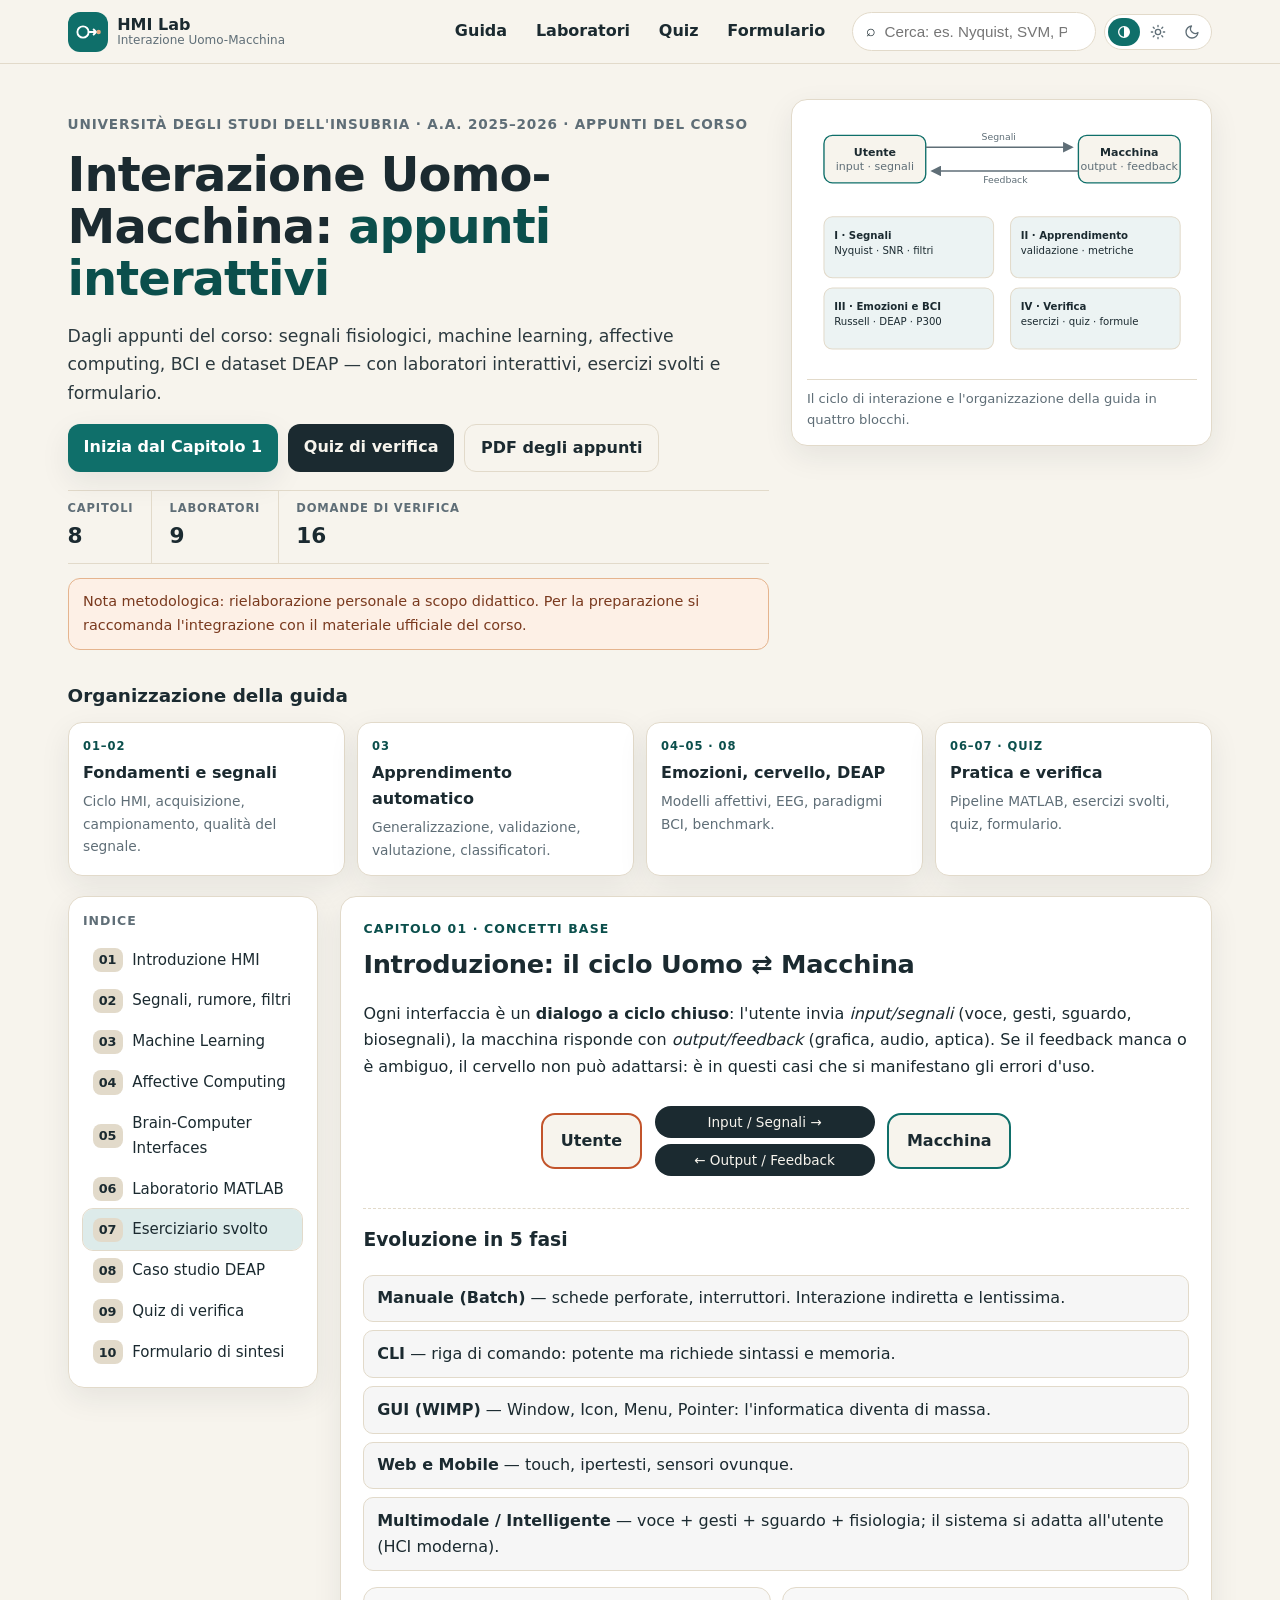
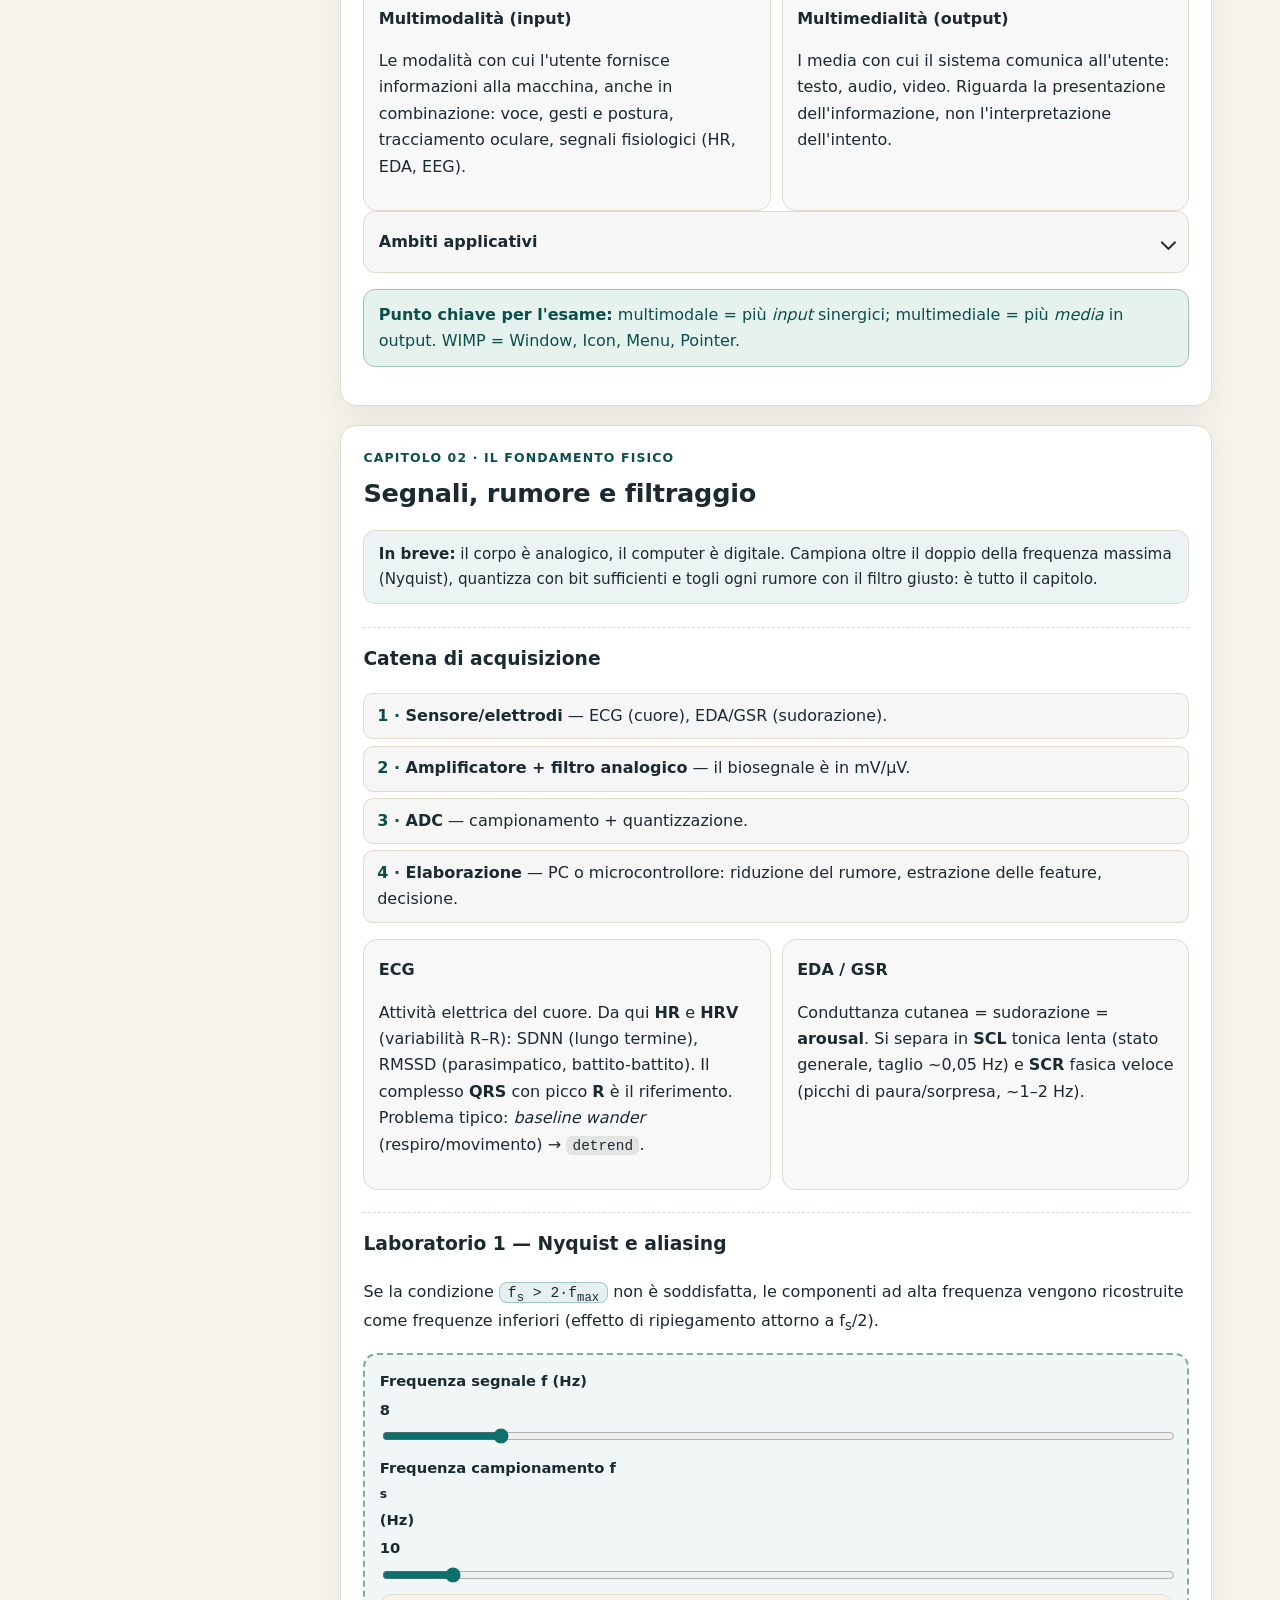
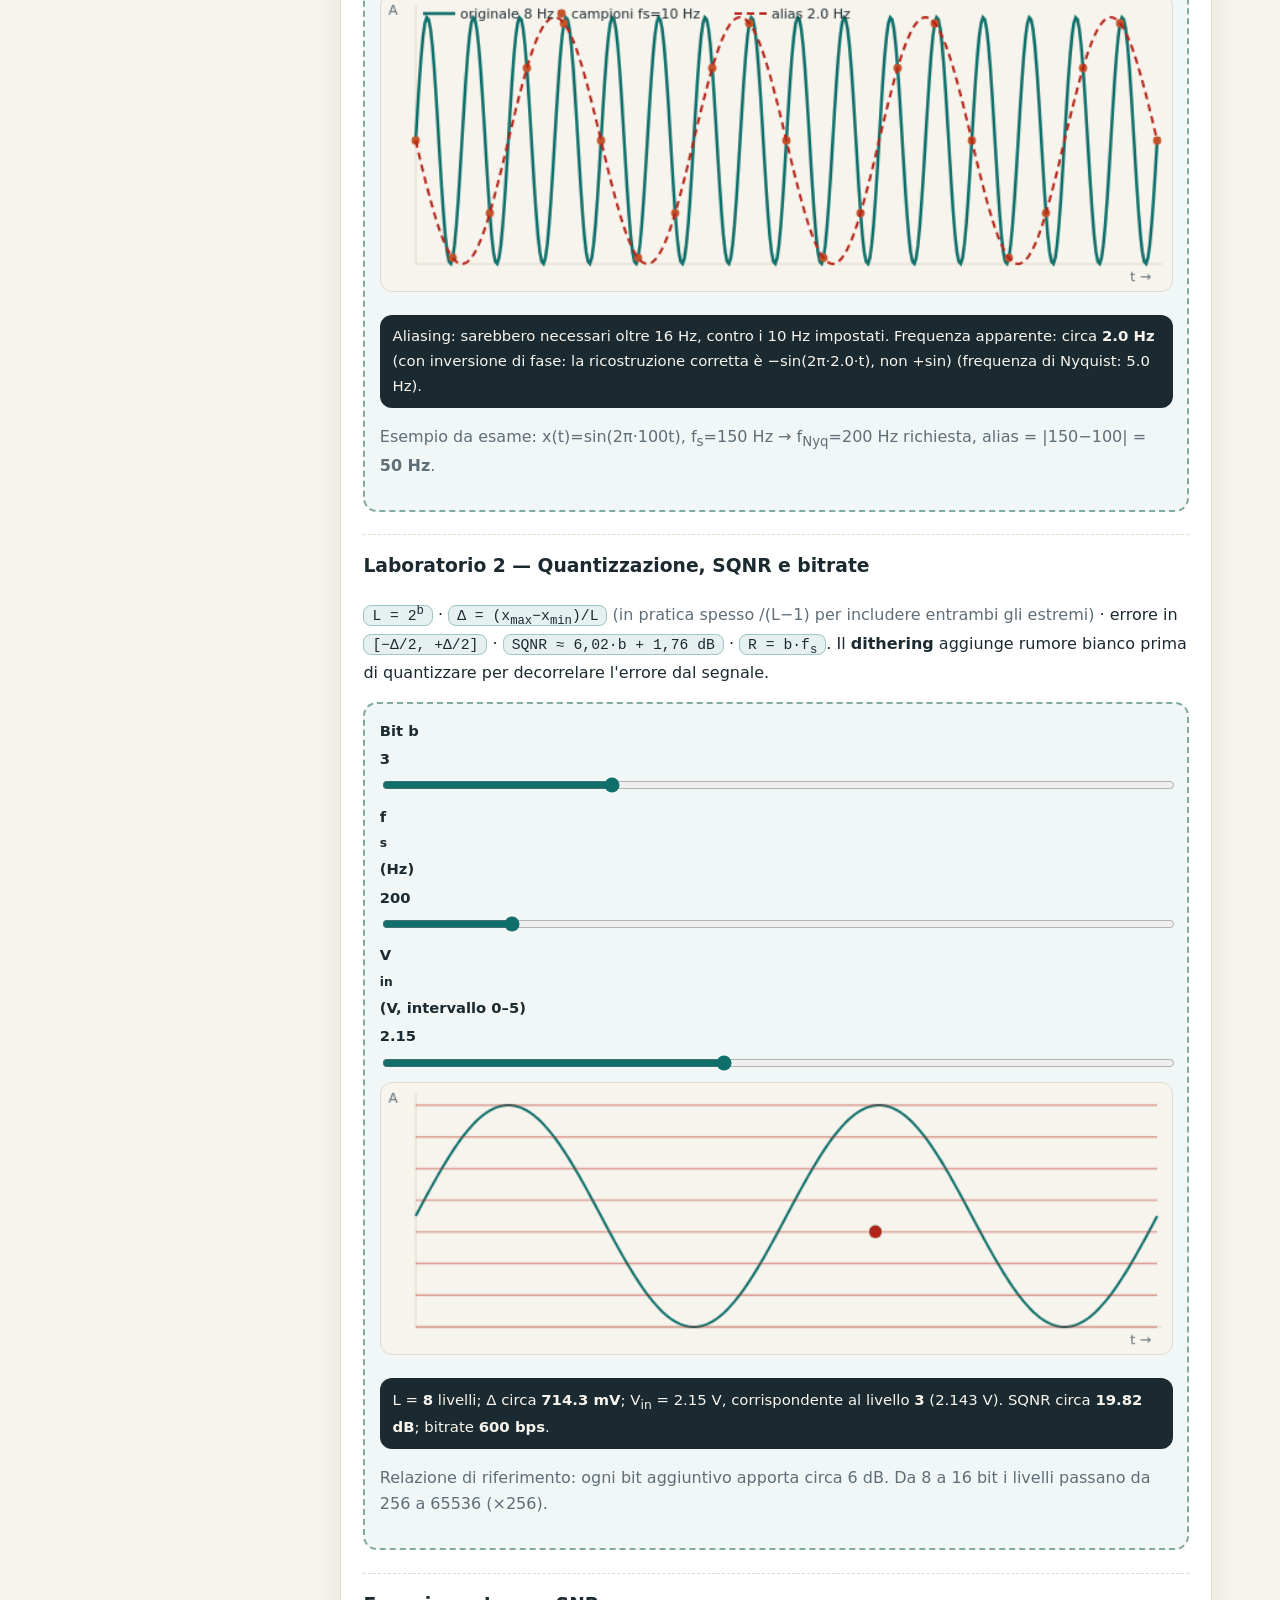
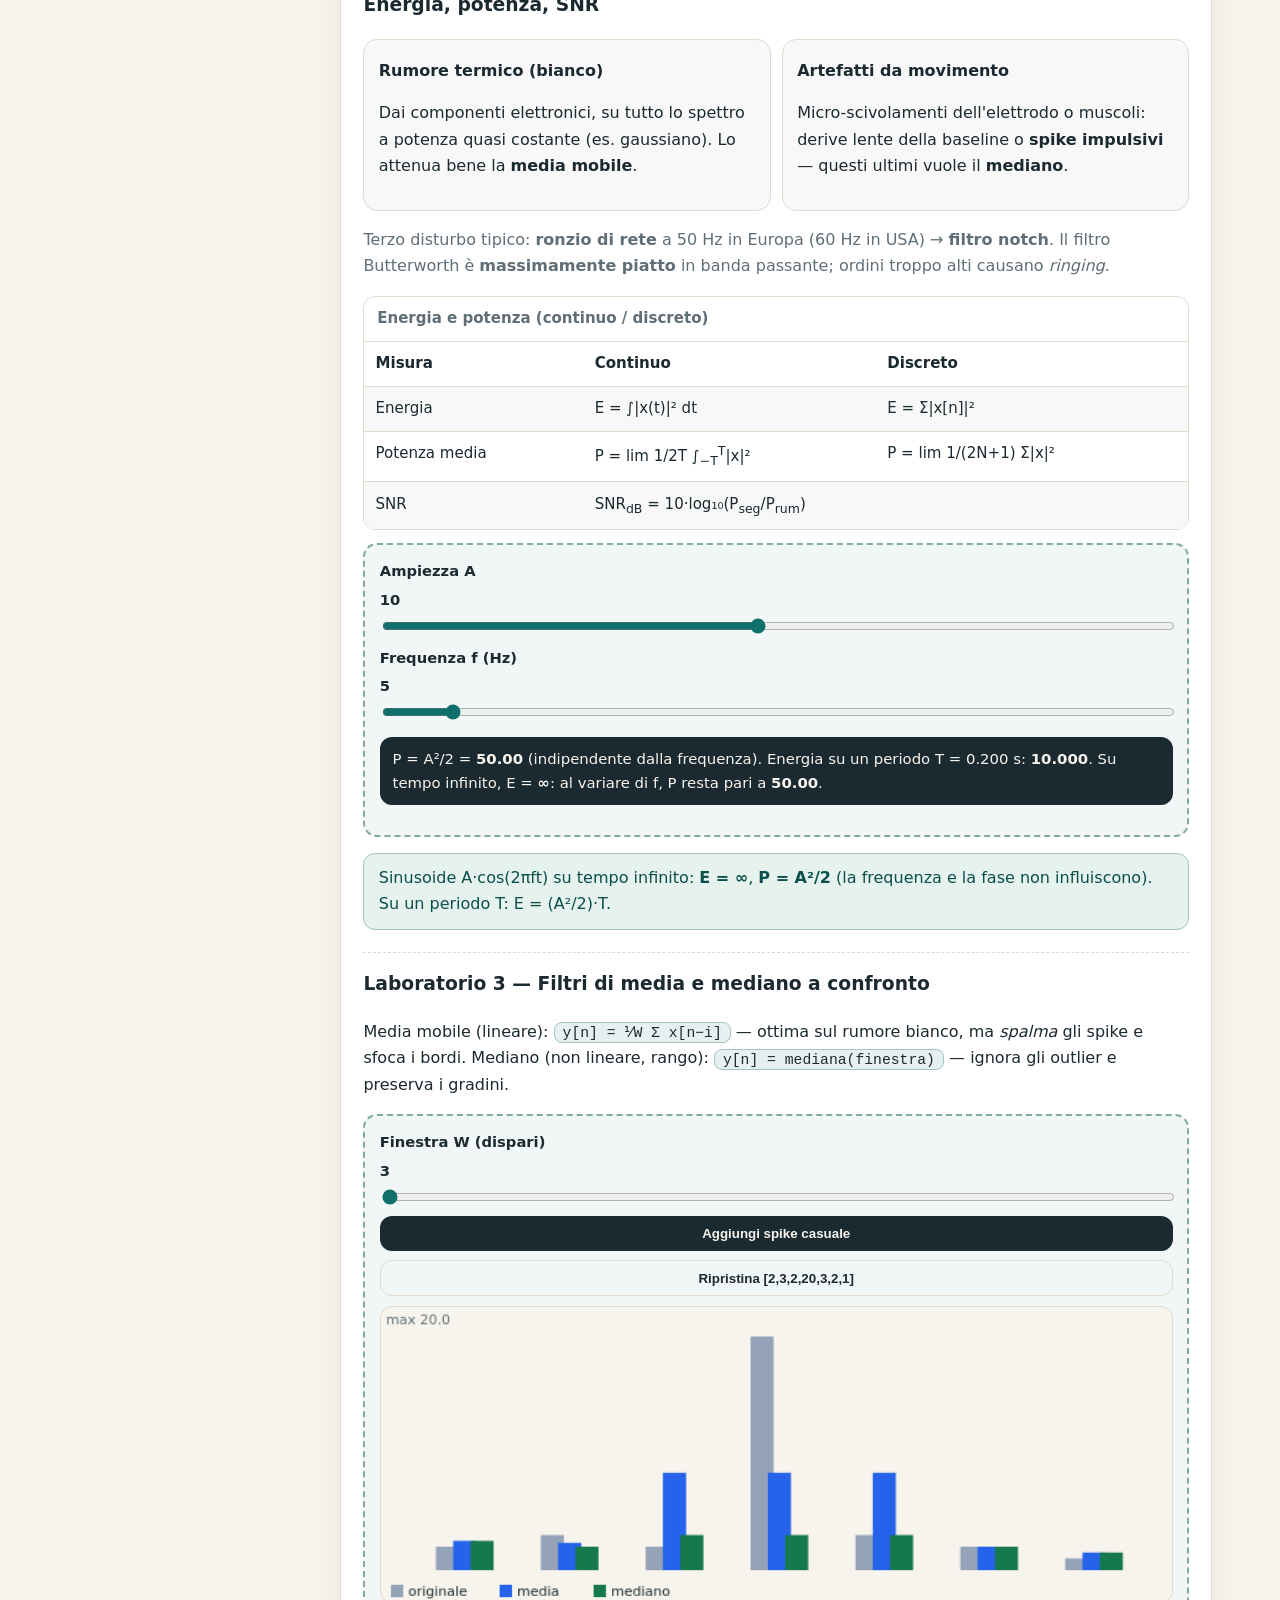
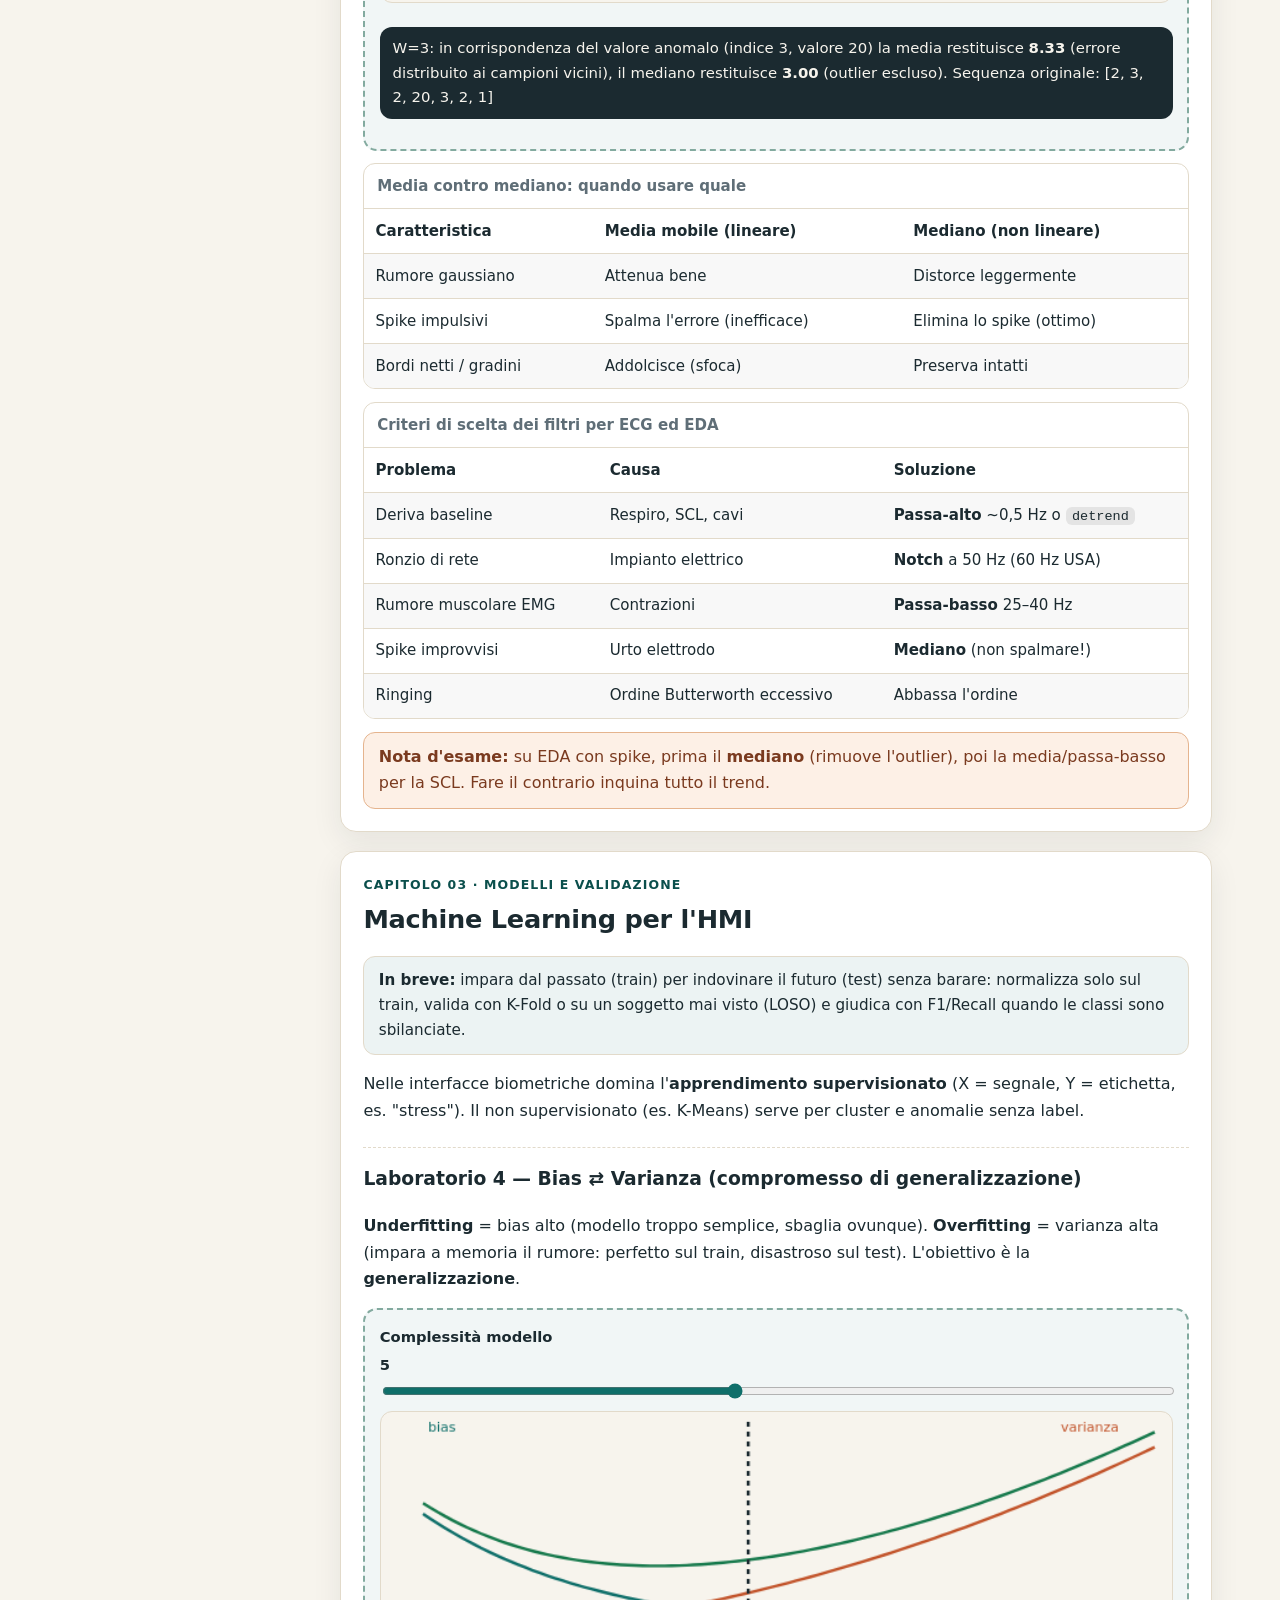
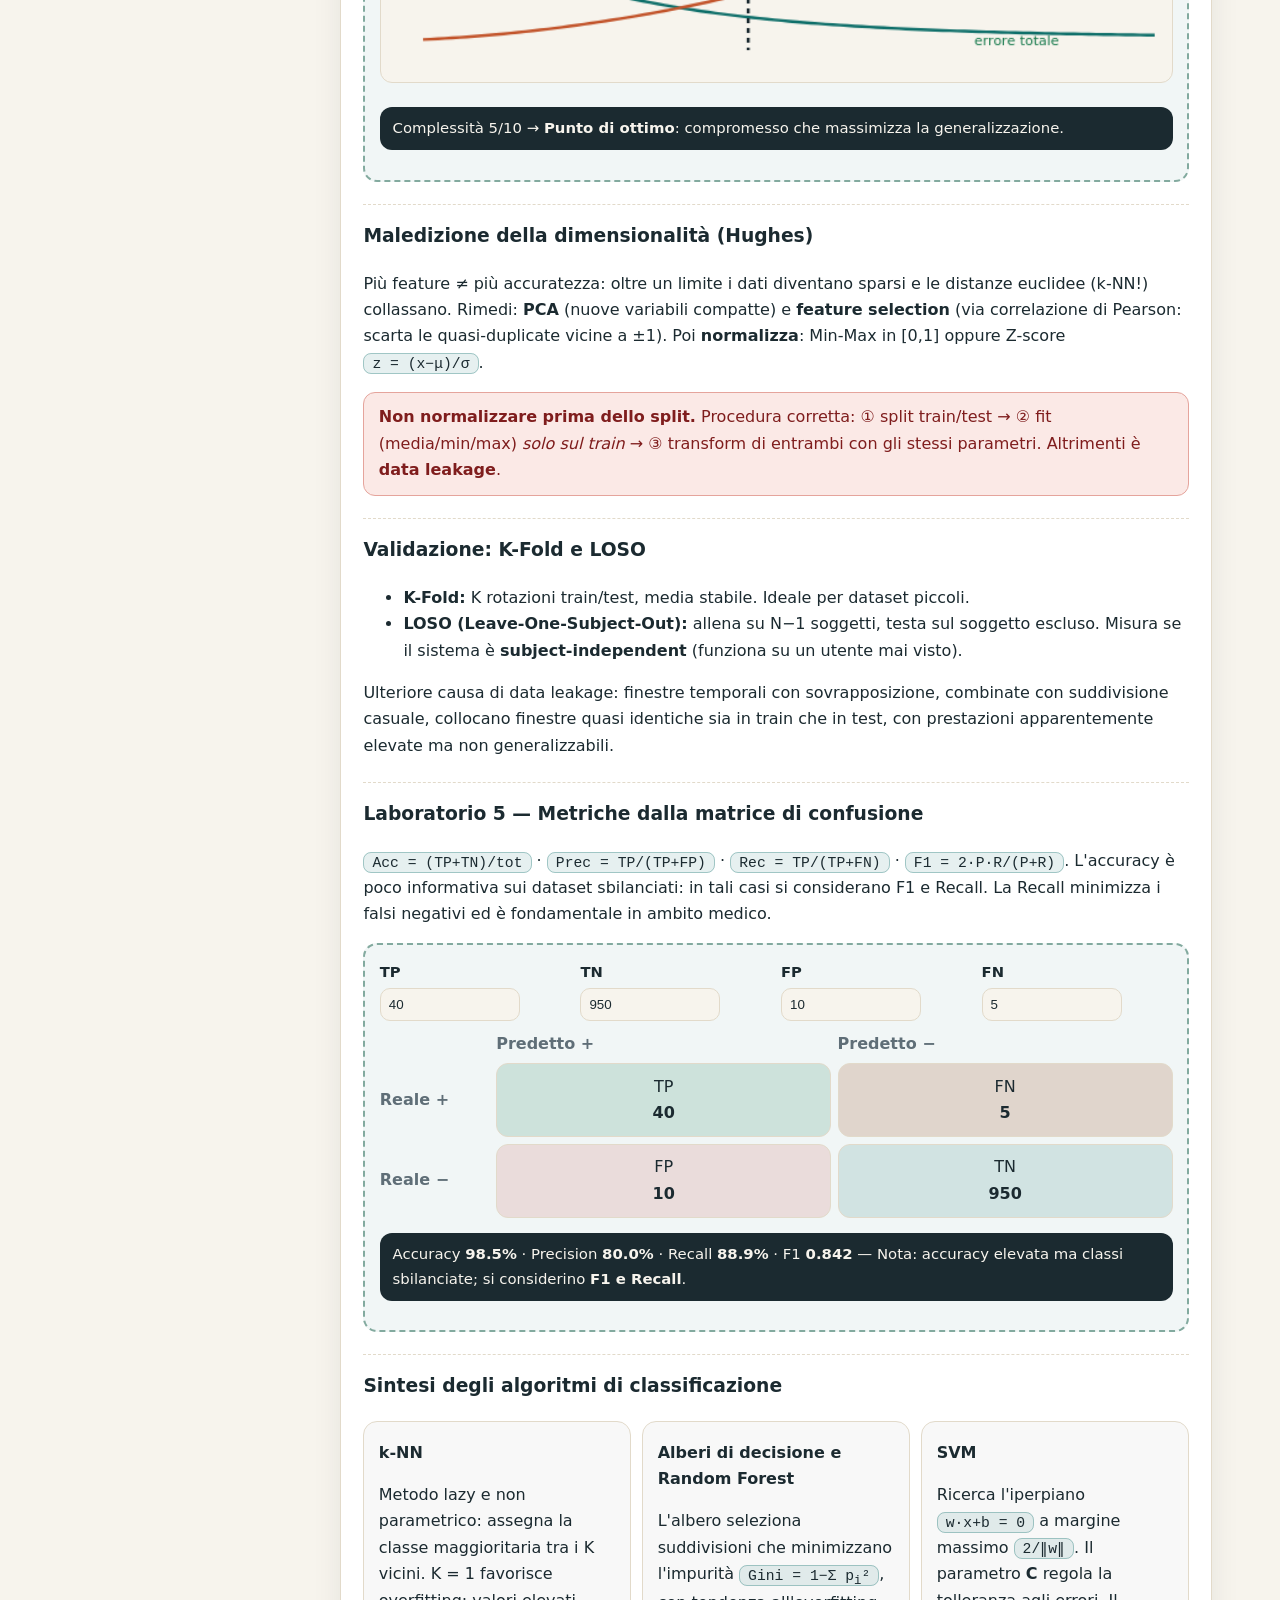
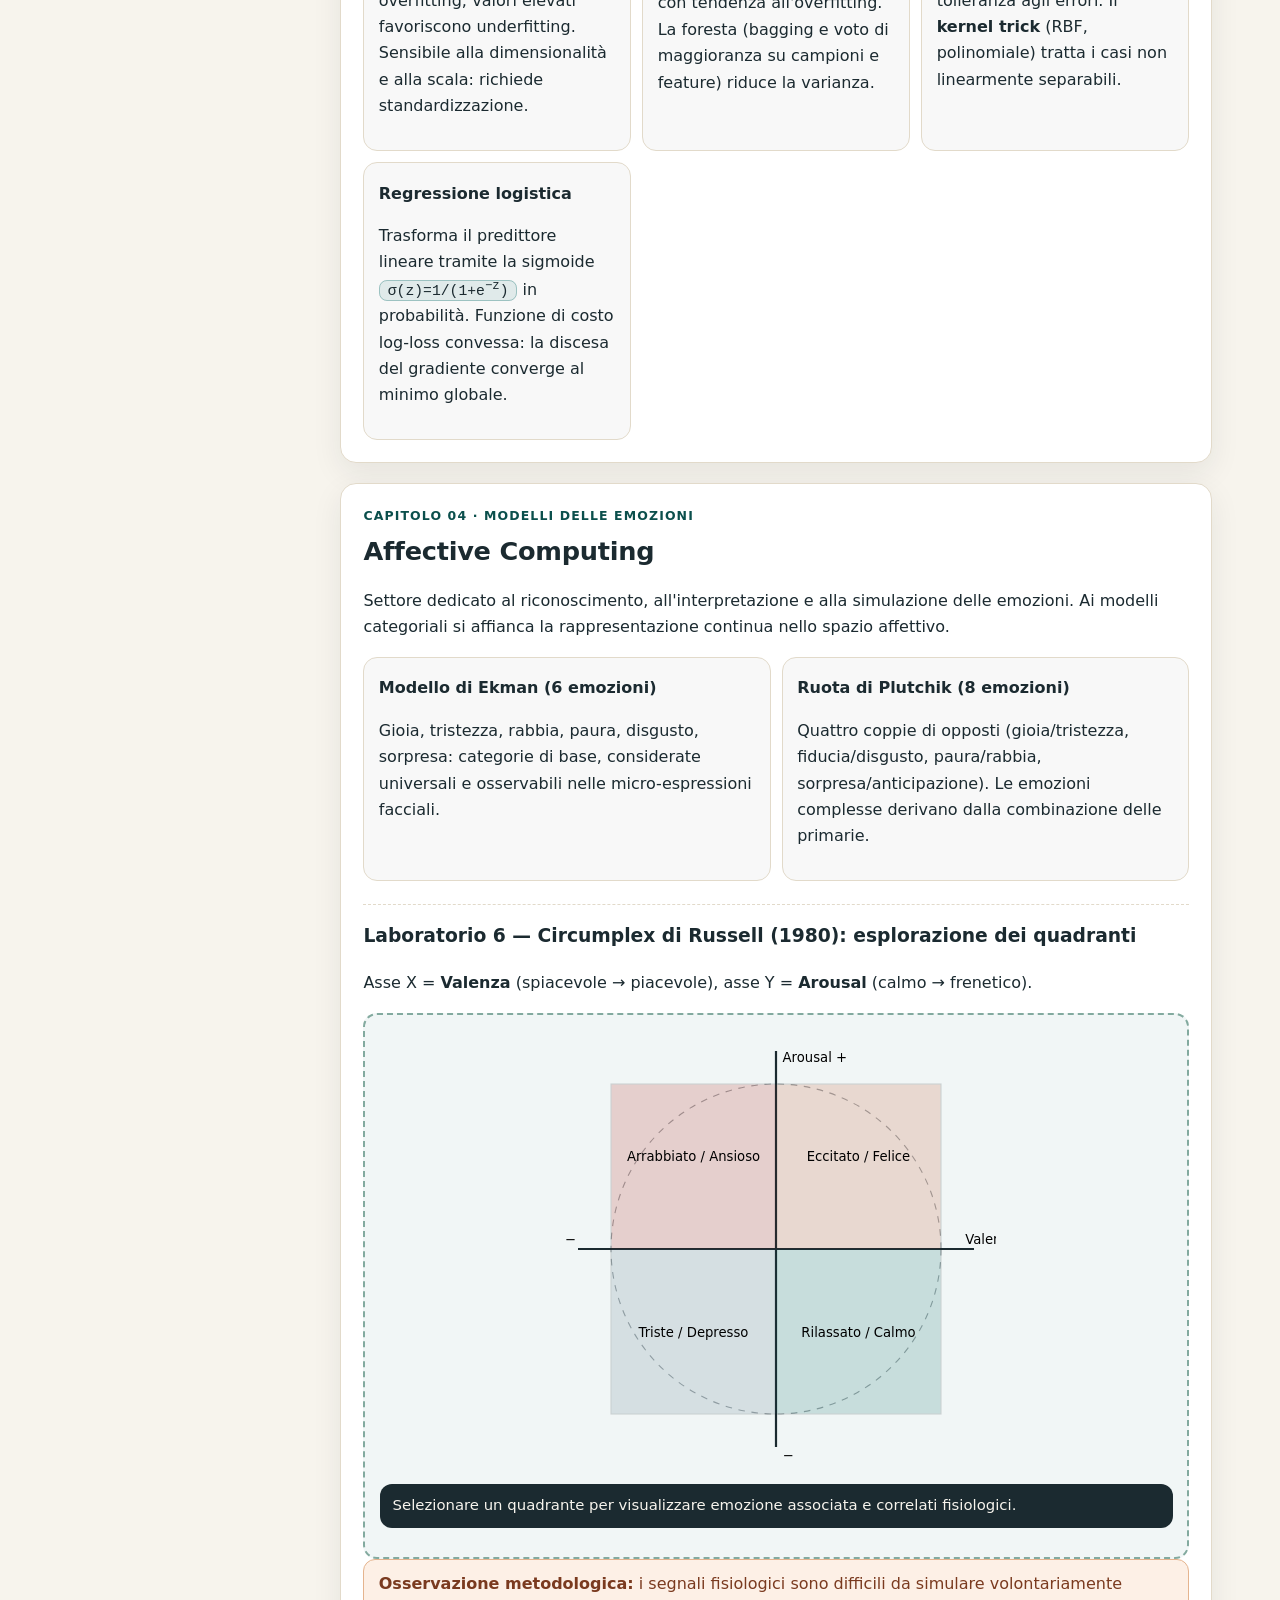
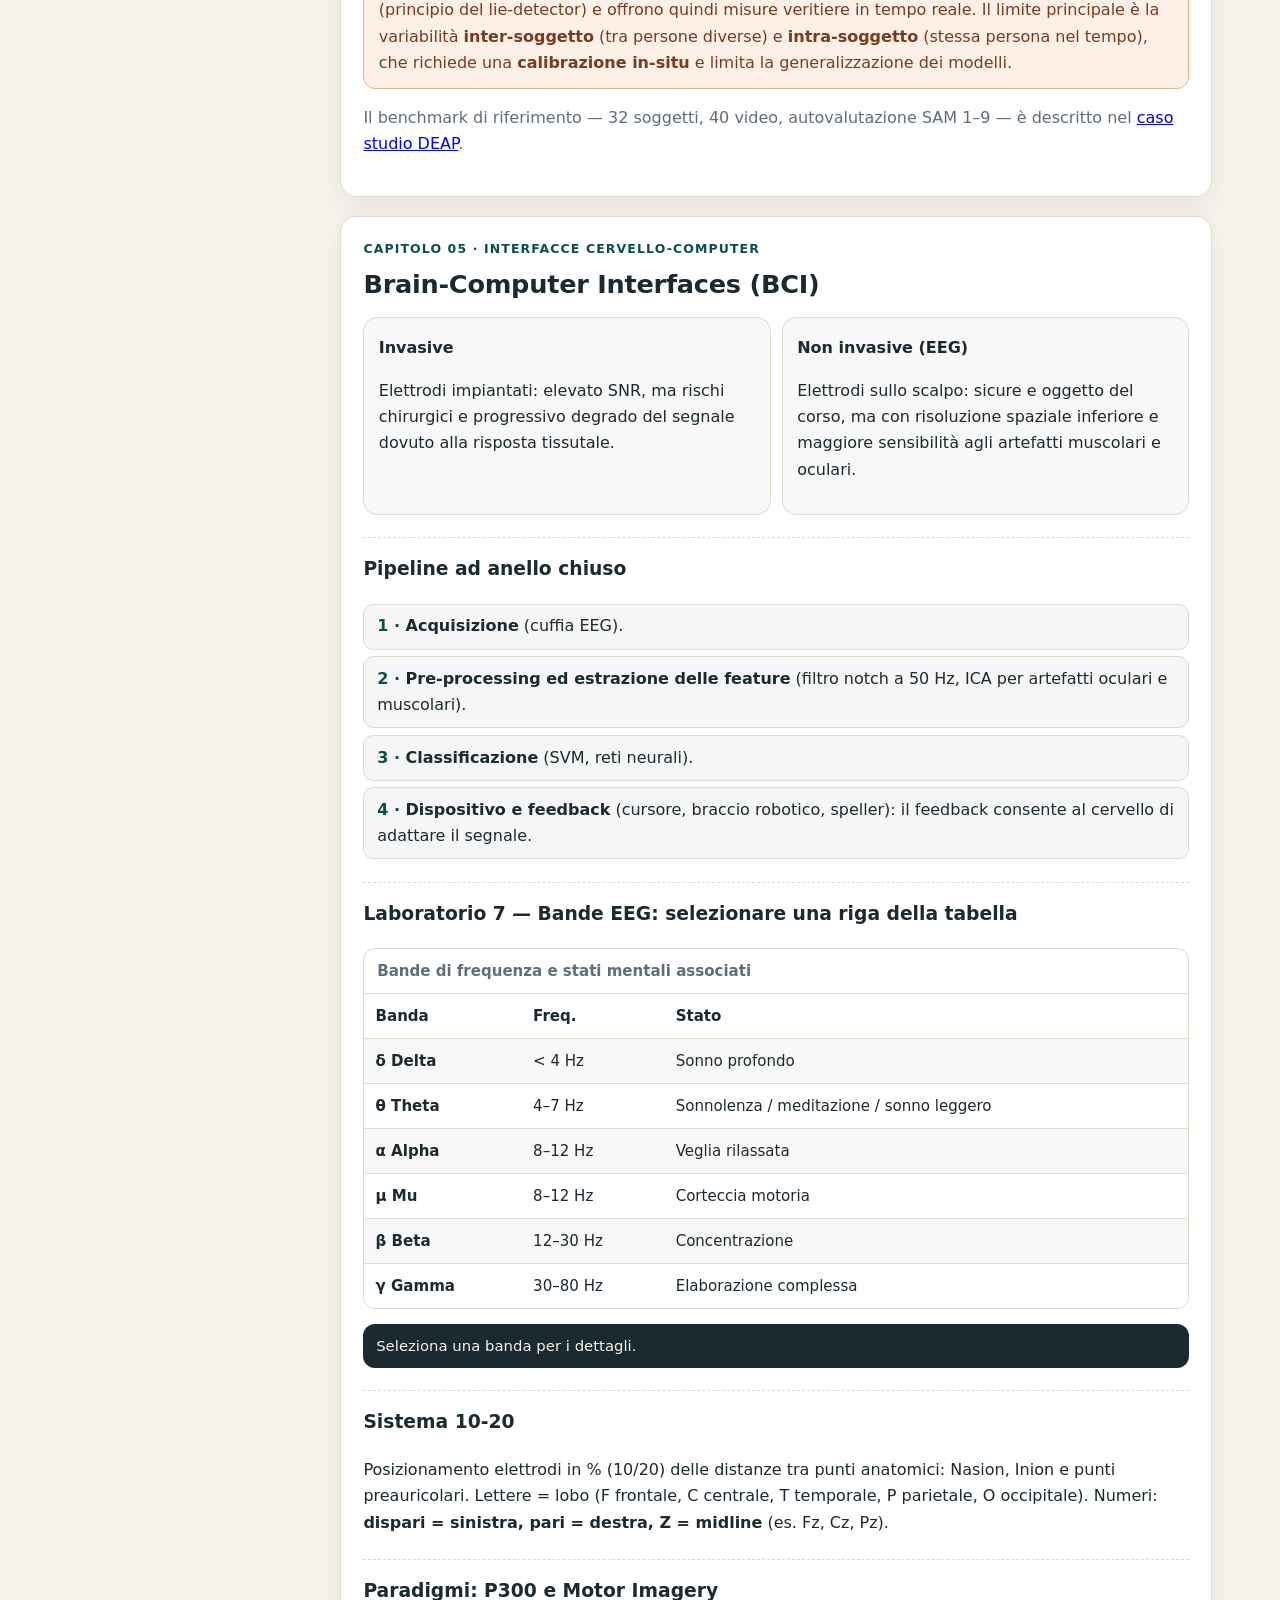
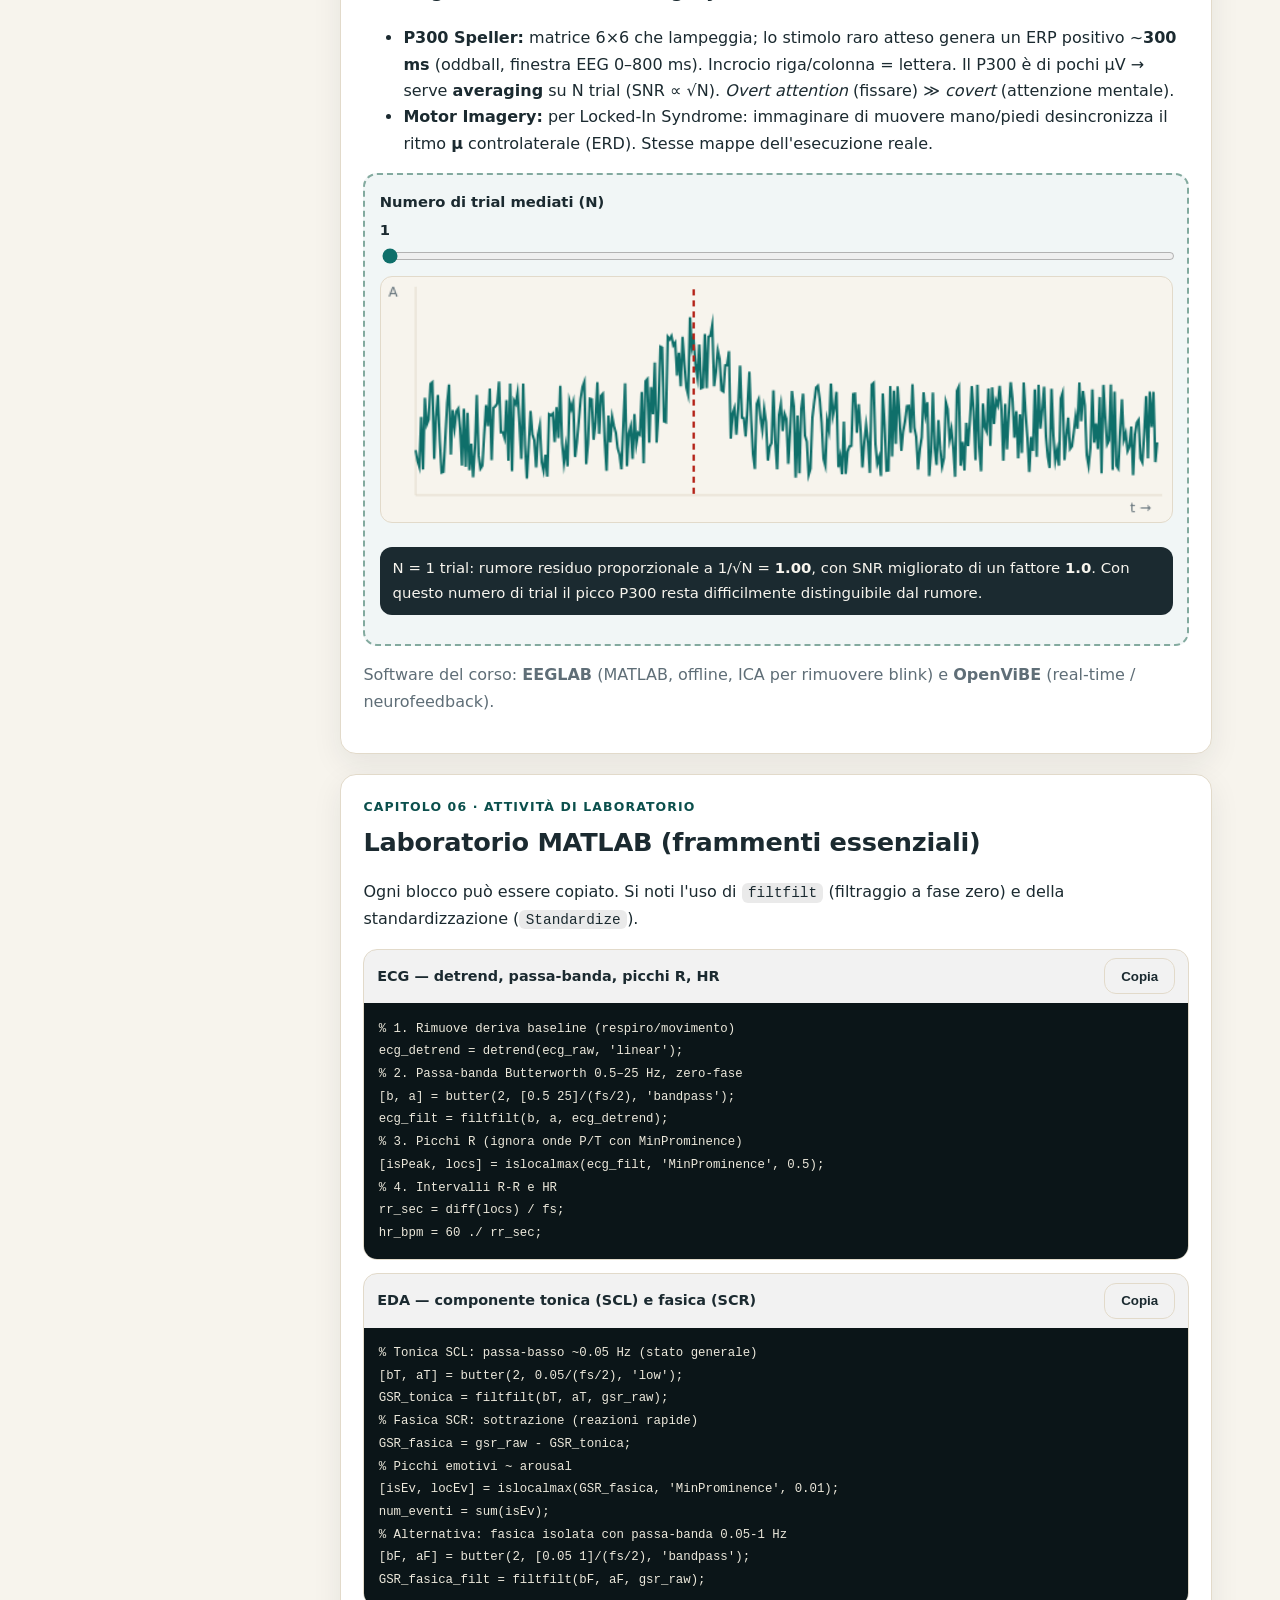
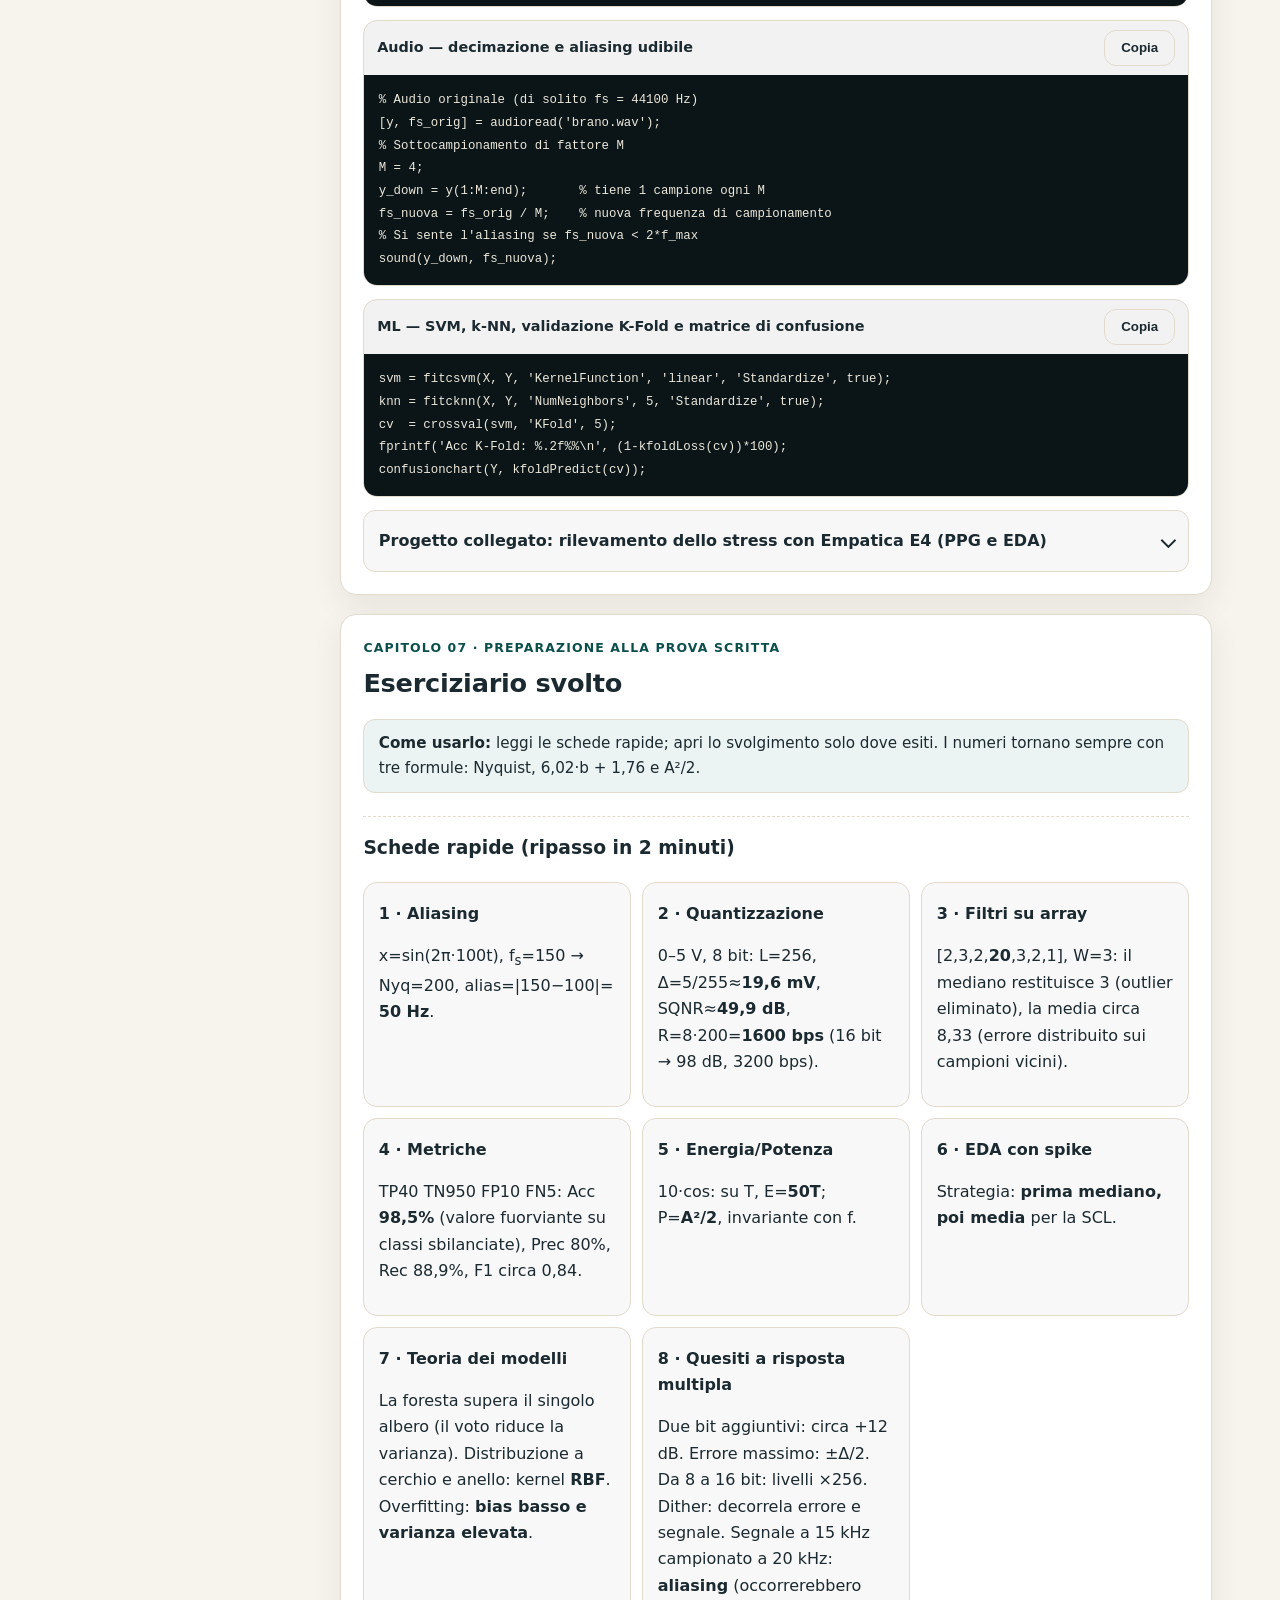
<file: docs/index.html>
<!DOCTYPE html>
<html lang="it" data-theme="auto">
<head>
<meta charset="UTF-8">
<meta name="viewport" content="width=device-width, initial-scale=1.0">
<title>HMI Lab — Guida Interattiva a Interazione Uomo-Macchina</title>
<meta name="description" content="Guida interattiva e moderna agli appunti di Interfacce Uomo-Macchina: segnali fisiologici, machine learning, affective computing, BCI, DEAP, laboratorio MATLAB ed eserciziario per l'esame.">
<meta name="author" content="G.C. — Università degli Studi dell'Insubria">
<meta property="og:title" content="HMI Lab — Guida Interattiva a Interazione Uomo-Macchina">
<meta property="og:description" content="Segnali, ML, emozioni, BCI e DEAP: studia con laboratori interattivi, quiz e formulario.">
<meta property="og:type" content="website">
<meta name="theme-color" content="#0f6f6a" media="(prefers-color-scheme: light)">
<meta name="theme-color" content="#000000" media="(prefers-color-scheme: dark)">
<link rel="icon" type="image/svg+xml" href="./assets/favicon.svg">
<link rel="manifest" href="./manifest.webmanifest">
<link rel="stylesheet" href="./css/styles.css">
</head>
<body>
<a class="skip-link" href="#contenuto">Salta al contenuto</a>
<div class="progress" aria-hidden="true"><div class="progress-bar" id="progressBar"></div></div>

<header class="site-header" id="top">
  <div class="wrap header-inner">
    <a class="brand" href="#top" aria-label="HMI Lab home">
      <img class="brand-mark" src="./assets/favicon.svg" alt="" aria-hidden="true" width="40" height="40">
      <span class="brand-text"><strong>HMI Lab</strong><small>Interazione Uomo-Macchina</small></span>
    </a>
    <nav class="site-nav" aria-label="Navigazione principale">
      <a href="#cap01">Guida</a>
      <a href="#laboratori">Laboratori</a>
      <a href="#quiz">Quiz</a>
      <a href="#formulario">Formulario</a>
    </nav>
    <div class="header-actions">
      <label class="search-box">
        <span class="visually-hidden">Cerca nella guida</span>
        <span aria-hidden="true">⌕</span>
        <input id="searchInput" type="search" placeholder="Cerca: es. Nyquist, SVM, P300…" autocomplete="off">
      </label>
      <div class="theme-seg" role="group" aria-label="Tema di visualizzazione">
        <button type="button" data-theme-value="auto" aria-pressed="true" title="Automatico (segue il sistema)" aria-label="Tema automatico"><svg viewBox="0 0 24 24" fill="none" stroke="currentColor" stroke-width="2" stroke-linecap="round" stroke-linejoin="round" aria-hidden="true"><circle cx="12" cy="12" r="8"/><path d="M12 4a8 8 0 0 1 0 16z" fill="currentColor" stroke="none"/></svg></button>
        <button type="button" data-theme-value="light" aria-pressed="false" title="Tema chiaro" aria-label="Tema chiaro"><svg viewBox="0 0 24 24" fill="none" stroke="currentColor" stroke-width="2" stroke-linecap="round" stroke-linejoin="round" aria-hidden="true"><circle cx="12" cy="12" r="4"/><path d="M12 2v2M12 20v2M4.9 4.9l1.4 1.4M17.7 17.7l1.4 1.4M2 12h2M20 12h2M4.9 19.1l1.4-1.4M17.7 6.3l1.4-1.4"/></svg></button>
        <button type="button" data-theme-value="dark" aria-pressed="false" title="Tema scuro" aria-label="Tema scuro"><svg viewBox="0 0 24 24" fill="none" stroke="currentColor" stroke-width="2" stroke-linecap="round" stroke-linejoin="round" aria-hidden="true"><path d="M21 12.79A9 9 0 1 1 11.21 3 7 7 0 0 0 21 12.79z"/></svg></button>
      </div>
      <button id="menuToggle" class="btn btn-ghost only-mobile" type="button" aria-expanded="false" aria-controls="toc">☰ Indice</button>
    </div>
  </div>
</header>

<main id="contenuto">
<!-- HERO -->
<section class="hero wrap" aria-labelledby="heroTitle">
  <div class="hero-grid">
    <div>
      <p class="eyebrow">Università degli Studi dell'Insubria · A.A. 2025–2026 · Appunti del corso</p>
      <h1 id="heroTitle">Interazione Uomo-Macchina: <em>appunti interattivi</em></h1>
      <p class="lead">Dagli appunti del corso: segnali fisiologici, machine learning, affective computing, BCI e dataset DEAP — con laboratori interattivi, esercizi svolti e formulario.</p>
      <div class="hero-cta">
        <a class="btn btn-primary" href="#cap01">Inizia dal Capitolo 1</a>
        <a class="btn btn-secondary" href="#quiz">Quiz di verifica</a>
        <a class="btn btn-ghost" href="https://github.com/GABRYCA/appunti-interazione-uomo-macchina/blob/master/main.pdf?raw=true" rel="noopener">PDF degli appunti</a>
      </div>
      <dl class="hero-stats" aria-label="Contenuti della guida">
        <div><dt>Capitoli</dt><dd>8</dd></div>
        <div><dt>Laboratori</dt><dd>9</dd></div>
        <div><dt>Domande di verifica</dt><dd>16</dd></div>
      </dl>
      <p class="disclaimer">Nota metodologica: rielaborazione personale a scopo didattico. Per la preparazione si raccomanda l'integrazione con il materiale ufficiale del corso.</p>
    </div>
    <figure class="hero-figure" aria-labelledby="heroFigCap">
      <svg viewBox="0 0 460 300" role="img" aria-label="Schema del ciclo di interazione uomo-macchina e dei quattro blocchi della guida">
        <defs>
          <marker id="arr" viewBox="0 0 10 10" refX="8" refY="5" markerWidth="7" markerHeight="7" orient="auto-start-reverse">
            <path d="M0,0 L10,5 L0,10 z" fill="currentColor"/>
          </marker>
        </defs>
        <!-- ciclo -->
        <g font-family="inherit" font-size="13">
          <rect x="20" y="24" width="120" height="56" rx="10" class="hf-node"/>
          <text x="80" y="48" text-anchor="middle" class="hf-text"><tspan font-weight="700">Utente</tspan></text>
          <text x="80" y="65" text-anchor="middle" class="hf-sub">input · segnali</text>
          <rect x="320" y="24" width="120" height="56" rx="10" class="hf-node"/>
          <text x="380" y="48" text-anchor="middle" class="hf-text"><tspan font-weight="700">Macchina</tspan></text>
          <text x="380" y="65" text-anchor="middle" class="hf-sub">output · feedback</text>
          <line x1="140" y1="38" x2="312" y2="38" class="hf-edge" marker-end="url(#arr)"/>
          <text x="226" y="30" text-anchor="middle" class="hf-label">Segnali</text>
          <line x1="320" y1="66" x2="148" y2="66" class="hf-edge" marker-end="url(#arr)"/>
          <text x="234" y="80" text-anchor="middle" class="hf-label">Feedback</text>
        </g>
        <!-- blocchi -->
        <g font-family="inherit" font-size="12">
          <a href="#cap02" class="hf-block"><rect x="20" y="120" width="200" height="72" rx="10"/><text x="32" y="146" font-weight="700">I · Segnali</text><text x="32" y="164" class="hf-sub">Nyquist · SNR · filtri</text></a>
          <a href="#cap03" class="hf-block"><rect x="240" y="120" width="200" height="72" rx="10"/><text x="252" y="146" font-weight="700">II · Apprendimento</text><text x="252" y="164" class="hf-sub">validazione · metriche</text></a>
          <a href="#cap04" class="hf-block"><rect x="20" y="204" width="200" height="72" rx="10"/><text x="32" y="230" font-weight="700">III · Emozioni e BCI</text><text x="32" y="248" class="hf-sub">Russell · DEAP · P300</text></a>
          <a href="#quiz" class="hf-block"><rect x="240" y="204" width="200" height="72" rx="10"/><text x="252" y="230" font-weight="700">IV · Verifica</text><text x="252" y="248" class="hf-sub">esercizi · quiz · formule</text></a>
        </g>
      </svg>
      <figcaption id="heroFigCap">Il ciclo di interazione e l'organizzazione della guida in quattro blocchi.</figcaption>
    </figure>
  </div>
</section>

<!-- PERCORSO -->
<section class="wrap overview" aria-labelledby="ovTitle">
  <h2 id="ovTitle">Organizzazione della guida</h2>
  <ol class="overview-grid">
    <li><a href="#cap01"><span class="ov-n">01–02</span><strong>Fondamenti e segnali</strong><span class="ov-d">Ciclo HMI, acquisizione, campionamento, qualità del segnale.</span></a></li>
    <li><a href="#cap03"><span class="ov-n">03</span><strong>Apprendimento automatico</strong><span class="ov-d">Generalizzazione, validazione, valutazione, classificatori.</span></a></li>
    <li><a href="#cap04"><span class="ov-n">04–05 · 08</span><strong>Emozioni, cervello, DEAP</strong><span class="ov-d">Modelli affettivi, EEG, paradigmi BCI, benchmark.</span></a></li>
    <li><a href="#cap06"><span class="ov-n">06–07 · Quiz</span><strong>Pratica e verifica</strong><span class="ov-d">Pipeline MATLAB, esercizi svolti, quiz, formulario.</span></a></li>
  </ol>
</section>

<div class="wrap layout">
<!-- TOC -->
<aside class="toc" id="toc" aria-label="Indice della guida">
  <div class="toc-inner">
    <p class="toc-title">Indice</p>
    <nav aria-label="Capitoli">
      <a href="#cap01" data-toc><span class="n">01</span> Introduzione HMI</a>
      <a href="#cap02" data-toc><span class="n">02</span> Segnali, rumore, filtri</a>
      <a href="#cap03" data-toc><span class="n">03</span> Machine Learning</a>
      <a href="#cap04" data-toc><span class="n">04</span> Affective Computing</a>
      <a href="#cap05" data-toc><span class="n">05</span> Brain-Computer Interfaces</a>
      <a href="#cap06" data-toc><span class="n">06</span> Laboratorio MATLAB</a>
      <a href="#cap07" data-toc><span class="n">07</span> Eserciziario svolto</a>
      <a href="#cap08" data-toc><span class="n">08</span> Caso studio DEAP</a>
      <a href="#quiz" data-toc><span class="n">09</span> Quiz di verifica</a>
      <a href="#formulario" data-toc><span class="n">10</span> Formulario di sintesi</a>
    </nav>
  </div>
</aside>

<div class="content">
<p class="no-results" id="noResults" hidden>Nessun risultato per questa ricerca. Prova con: <button class="linklike" type="button" data-suggest="Nyquist">Nyquist</button>, <button class="linklike" type="button" data-suggest="SVM">SVM</button>, <button class="linklike" type="button" data-suggest="P300">P300</button>, <button class="linklike" type="button" data-suggest="Russell">Russell</button>.</p>
<p class="search-status" id="searchStatus" role="status" hidden></p>

<!-- CAP 01 -->
<section class="chapter" id="cap01" data-searchable aria-labelledby="cap01t">
  <p class="chap-kicker">Capitolo 01 · Concetti base</p>
  <h2 id="cap01t">Introduzione: il ciclo Uomo ⇄ Macchina</h2>
  <p>Ogni interfaccia è un <strong>dialogo a ciclo chiuso</strong>: l'utente invia <em>input/segnali</em> (voce, gesti, sguardo, biosegnali), la macchina risponde con <em>output/feedback</em> (grafica, audio, aptica). Se il feedback manca o è ambiguo, il cervello non può adattarsi: è in questi casi che si manifestano gli errori d'uso.</p>
  <div class="diagram" role="img" aria-label="Schema: Utente invia input e segnali alla macchina, la macchina restituisce output e feedback all'utente">
    <div class="loop">
      <div class="loop-node user">Utente</div>
      <div class="loop-arrows">
        <div class="loop-arrow top"><span>Input / Segnali →</span></div>
        <div class="loop-arrow bottom"><span>← Output / Feedback</span></div>
      </div>
      <div class="loop-node machine">Macchina</div>
    </div>
  </div>
  <h3>Evoluzione in 5 fasi</h3>
  <ol class="timeline">
    <li><strong>Manuale (Batch)</strong> — schede perforate, interruttori. Interazione indiretta e lentissima.</li>
    <li><strong>CLI</strong> — riga di comando: potente ma richiede sintassi e memoria.</li>
    <li><strong>GUI (WIMP)</strong> — Window, Icon, Menu, Pointer: l'informatica diventa di massa.</li>
    <li><strong>Web e Mobile</strong> — touch, ipertesti, sensori ovunque.</li>
    <li><strong>Multimodale / Intelligente</strong> — voce + gesti + sguardo + fisiologia; il sistema si adatta all'utente (HCI moderna).</li>
  </ol>
  <div class="grid2">
    <article class="card">
      <h4>Multimodalità (input)</h4>
      <p>Le modalità con cui l'utente fornisce informazioni alla macchina, anche in combinazione: voce, gesti e postura, tracciamento oculare, segnali fisiologici (HR, EDA, EEG).</p>
    </article>
    <article class="card">
      <h4>Multimedialità (output)</h4>
      <p>I media con cui il sistema comunica all'utente: testo, audio, video. Riguarda la presentazione dell'informazione, non l'interpretazione dell'intento.</p>
    </article>
  </div>
  <details class="callout">
    <summary>Ambiti applicativi</summary>
    <ul>
      <li><strong>VR/AR</strong> — es. torri di controllo aumentate per gestire flussi visivi densi.</li>
      <li><strong>Social robot</strong> — compagni per anziani, supporto terapeutico con lettura delle emozioni.</li>
      <li><strong>ADAS</strong> — auto che rileva stress/sonnolenza da biosegnali e sguardo per prevenire incidenti.</li>
      <li><strong>Tecnologie assistive</strong> — esoscheletri e BCI per SLA e disabilità motorie gravi.</li>
    </ul>
  </details>
  <p class="key"><strong>Punto chiave per l'esame:</strong> multimodale = più <em>input</em> sinergici; multimediale = più <em>media</em> in output. WIMP = Window, Icon, Menu, Pointer.</p>
</section>

<!-- CAP 02 -->
<section class="chapter" id="cap02" data-searchable aria-labelledby="cap02t">
  <p class="chap-kicker">Capitolo 02 · Il fondamento fisico</p>
  <h2 id="cap02t">Segnali, rumore e filtraggio</h2>
  <p class="tldr"><strong>In breve:</strong> il corpo è analogico, il computer è digitale. Campiona oltre il doppio della frequenza massima (Nyquist), quantizza con bit sufficienti e togli ogni rumore con il filtro giusto: è tutto il capitolo.</p>
  <h3>Catena di acquisizione</h3>
  <ol class="steps">
    <li><strong>Sensore/elettrodi</strong> — ECG (cuore), EDA/GSR (sudorazione).</li>
    <li><strong>Amplificatore + filtro analogico</strong> — il biosegnale è in mV/µV.</li>
    <li><strong>ADC</strong> — campionamento + quantizzazione.</li>
    <li><strong>Elaborazione</strong> — PC o microcontrollore: riduzione del rumore, estrazione delle feature, decisione.</li>
  </ol>
  <div class="grid2">
    <article class="card"><h4>ECG</h4><p>Attività elettrica del cuore. Da qui <strong>HR</strong> e <strong>HRV</strong> (variabilità R–R): SDNN (lungo termine), RMSSD (parasimpatico, battito-battito). Il complesso <strong>QRS</strong> con picco <strong>R</strong> è il riferimento. Problema tipico: <em>baseline wander</em> (respiro/movimento) → <code>detrend</code>.</p></article>
    <article class="card"><h4>EDA / GSR</h4><p>Conduttanza cutanea = sudorazione = <strong>arousal</strong>. Si separa in <strong>SCL</strong> tonica lenta (stato generale, taglio ~0,05 Hz) e <strong>SCR</strong> fasica veloce (picchi di paura/sorpresa, ~1–2 Hz).</p></article>
  </div>

  <h3 id="laboratori">Laboratorio 1 — Nyquist e aliasing</h3>
  <p>Se la condizione <span class="formula">f<sub>s</sub> &gt; 2·f<sub>max</sub></span> non è soddisfatta, le componenti ad alta frequenza vengono ricostruite come frequenze inferiori (effetto di ripiegamento attorno a f<sub>s</sub>/2).</p>
  <div class="lab" data-lab="alias">
    <div class="lab-controls">
      <label>Frequenza segnale f (Hz) <output id="aliasFOut">8</output><input id="aliasF" type="range" min="1" max="50" value="8" step="1"></label>
      <label>Frequenza campionamento f<sub>s</sub> (Hz) <output id="aliasFsOut">10</output><input id="aliasFs" type="range" min="2" max="100" value="10" step="1"></label>
    </div>
    <canvas id="aliasCanvas" width="640" height="240" aria-label="Grafico aliasing"></canvas>
    <p class="lab-result" id="aliasResult" role="status"></p>
    <p class="muted">Esempio da esame: x(t)=sin(2π·100t), f<sub>s</sub>=150 Hz → f<sub>Nyq</sub>=200 Hz richiesta, alias = |150−100| = <strong>50 Hz</strong>.</p>
  </div>

  <h3>Laboratorio 2 — Quantizzazione, SQNR e bitrate</h3>
  <p><span class="formula">L = 2<sup>b</sup></span> · <span class="formula">Δ = (x<sub>max</sub>−x<sub>min</sub>)/L</span> <span class="muted">(in pratica spesso /(L−1) per includere entrambi gli estremi)</span> · errore in <span class="formula">[−Δ/2, +Δ/2]</span> · <span class="formula">SQNR ≈ 6,02·b + 1,76 dB</span> · <span class="formula">R = b·f<sub>s</sub></span>. Il <strong>dithering</strong> aggiunge rumore bianco prima di quantizzare per decorrelare l'errore dal segnale.</p>
  <div class="lab" data-lab="quant">
    <div class="lab-controls">
      <label>Bit b <output id="qBitsOut">3</output><input id="qBits" type="range" min="1" max="8" value="3" step="1"></label>
      <label>f<sub>s</sub> (Hz) <output id="qFsOut">200</output><input id="qFs" type="range" min="50" max="1000" value="200" step="10"></label>
      <label>V<sub>in</sub> (V, intervallo 0–5) <output id="qVinOut">2.15</output><input id="qVin" type="range" min="0" max="5" value="2.15" step="0.01"></label>
    </div>
    <canvas id="quantCanvas" width="640" height="220" aria-label="Grafico quantizzazione"></canvas>
    <p class="lab-result" id="quantResult" role="status"></p>
    <p class="muted">Relazione di riferimento: ogni bit aggiuntivo apporta circa 6 dB. Da 8 a 16 bit i livelli passano da 256 a 65536 (×256).</p>
  </div>

  <h3>Energia, potenza, SNR</h3>
  <div class="grid2">
    <article class="card"><h4>Rumore termico (bianco)</h4><p>Dai componenti elettronici, su tutto lo spettro a potenza quasi costante (es. gaussiano). Lo attenua bene la <strong>media mobile</strong>.</p></article>
    <article class="card"><h4>Artefatti da movimento</h4><p>Micro-scivolamenti dell'elettrodo o muscoli: derive lente della baseline o <strong>spike impulsivi</strong> — questi ultimi vuole il <strong>mediano</strong>.</p></article>
  </div>
  <p class="muted">Terzo disturbo tipico: <strong>ronzio di rete</strong> a 50 Hz in Europa (60 Hz in USA) → <strong>filtro notch</strong>. Il filtro Butterworth è <strong>massimamente piatto</strong> in banda passante; ordini troppo alti causano <em>ringing</em>.</p>
  <div class="table-wrap"><table>
    <caption>Energia e potenza (continuo / discreto)</caption>
    <tr><th>Misura</th><th>Continuo</th><th>Discreto</th></tr>
    <tr><td>Energia</td><td>E = ∫|x(t)|² dt</td><td>E = Σ|x[n]|²</td></tr>
    <tr><td>Potenza media</td><td>P = lim 1/2T ∫<sub>−T</sub><sup>T</sup>|x|²</td><td>P = lim 1/(2N+1) Σ|x|²</td></tr>
    <tr><td>SNR</td><td colspan="2">SNR<sub>dB</sub> = 10·log₁₀(P<sub>seg</sub>/P<sub>rum</sub>)</td></tr>
  </table></div>
  <div class="lab" data-lab="energy">
    <div class="lab-controls">
      <label>Ampiezza A <output id="enAOut">10</output><input id="enA" type="range" min="1" max="20" value="10" step="0.5"></label>
      <label>Frequenza f (Hz) <output id="enFOut">5</output><input id="enF" type="range" min="1" max="50" value="5" step="1"></label>
    </div>
    <p class="lab-result" id="energyResult" role="status"></p>
  </div>
  <p class="key">Sinusoide A·cos(2πft) su tempo infinito: <strong>E = ∞</strong>, <strong>P = A²/2</strong> (la frequenza e la fase non influiscono). Su un periodo T: E = (A²/2)·T.</p>

  <h3>Laboratorio 3 — Filtri di media e mediano a confronto</h3>
  <p>Media mobile (lineare): <span class="formula">y[n] = ⅟W Σ x[n−i]</span> — ottima sul rumore bianco, ma <em>spalma</em> gli spike e sfoca i bordi. Mediano (non lineare, rango): <span class="formula">y[n] = mediana(finestra)</span> — ignora gli outlier e preserva i gradini.</p>
  <div class="lab" data-lab="filter">
    <div class="lab-controls">
      <label>Finestra W (dispari) <output id="filtWOut">3</output><input id="filtW" type="range" min="3" max="7" value="3" step="2"></label>
      <button class="btn btn-secondary" id="filtSpike" type="button">Aggiungi spike casuale</button>
      <button class="btn btn-ghost" id="filtReset" type="button">Ripristina [2,3,2,20,3,2,1]</button>
    </div>
    <canvas id="filterCanvas" width="640" height="240" aria-label="Confronto filtri"></canvas>
    <p class="lab-result" id="filterResult" role="status"></p>
  </div>
  <div class="table-wrap"><table>
    <caption>Media contro mediano: quando usare quale</caption>
    <tr><th>Caratteristica</th><th>Media mobile (lineare)</th><th>Mediano (non lineare)</th></tr>
    <tr><td>Rumore gaussiano</td><td>Attenua bene</td><td>Distorce leggermente</td></tr>
    <tr><td>Spike impulsivi</td><td>Spalma l'errore (inefficace)</td><td>Elimina lo spike (ottimo)</td></tr>
    <tr><td>Bordi netti / gradini</td><td>Addolcisce (sfoca)</td><td>Preserva intatti</td></tr>
  </table></div>
  <div class="table-wrap"><table>
    <caption>Criteri di scelta dei filtri per ECG ed EDA</caption>
    <tr><th>Problema</th><th>Causa</th><th>Soluzione</th></tr>
    <tr><td>Deriva baseline</td><td>Respiro, SCL, cavi</td><td><strong>Passa-alto</strong> ~0,5 Hz o <code>detrend</code></td></tr>
    <tr><td>Ronzio di rete</td><td>Impianto elettrico</td><td><strong>Notch</strong> a 50 Hz (60 Hz USA)</td></tr>
    <tr><td>Rumore muscolare EMG</td><td>Contrazioni</td><td><strong>Passa-basso</strong> 25–40 Hz</td></tr>
    <tr><td>Spike improvvisi</td><td>Urto elettrodo</td><td><strong>Mediano</strong> (non spalmare!)</td></tr>
    <tr><td>Ringing</td><td>Ordine Butterworth eccessivo</td><td>Abbassa l'ordine</td></tr>
  </table></div>
  <div class="warn"><strong>Nota d'esame:</strong> su EDA con spike, prima il <strong>mediano</strong> (rimuove l'outlier), poi la media/passa-basso per la SCL. Fare il contrario inquina tutto il trend.</div>
</section>

<!-- CAP 03 -->
<section class="chapter" id="cap03" data-searchable aria-labelledby="cap03t">
  <p class="chap-kicker">Capitolo 03 · Modelli e validazione</p>
  <h2 id="cap03t">Machine Learning per l'HMI</h2>
  <p class="tldr"><strong>In breve:</strong> impara dal passato (train) per indovinare il futuro (test) senza barare: normalizza solo sul train, valida con K-Fold o su un soggetto mai visto (LOSO) e giudica con F1/Recall quando le classi sono sbilanciate.</p>
  <p>Nelle interfacce biometriche domina l'<strong>apprendimento supervisionato</strong> (X = segnale, Y = etichetta, es. "stress"). Il non supervisionato (es. K-Means) serve per cluster e anomalie senza label.</p>
  <h3>Laboratorio 4 — Bias ⇄ Varianza (compromesso di generalizzazione)</h3>
  <p><strong>Underfitting</strong> = bias alto (modello troppo semplice, sbaglia ovunque). <strong>Overfitting</strong> = varianza alta (impara a memoria il rumore: perfetto sul train, disastroso sul test). L'obiettivo è la <strong>generalizzazione</strong>.</p>
  <div class="lab" data-lab="bias">
    <div class="lab-controls">
      <label>Complessità modello <output id="biasOut">5</output><input id="biasC" type="range" min="1" max="10" value="5" step="1"></label>
    </div>
    <canvas id="biasCanvas" width="640" height="220" aria-label="Curve bias varianza"></canvas>
    <p class="lab-result" id="biasResult" role="status"></p>
  </div>
  <h3>Maledizione della dimensionalità (Hughes)</h3>
  <p>Più feature ≠ più accuratezza: oltre un limite i dati diventano sparsi e le distanze euclidee (k-NN!) collassano. Rimedi: <strong>PCA</strong> (nuove variabili compatte) e <strong>feature selection</strong> (via correlazione di Pearson: scarta le quasi-duplicate vicine a ±1). Poi <strong>normalizza</strong>: Min-Max in [0,1] oppure Z-score <span class="formula">z = (x−μ)/σ</span>.</p>
  <div class="danger"><strong>Non normalizzare prima dello split.</strong> Procedura corretta: ① split train/test → ② fit (media/min/max) <em>solo sul train</em> → ③ transform di entrambi con gli stessi parametri. Altrimenti è <strong>data leakage</strong>.</div>
  <h3>Validazione: K-Fold e LOSO</h3>
  <ul>
    <li><strong>K-Fold:</strong> K rotazioni train/test, media stabile. Ideale per dataset piccoli.</li>
    <li><strong>LOSO (Leave-One-Subject-Out):</strong> allena su N−1 soggetti, testa sul soggetto escluso. Misura se il sistema è <strong>subject-independent</strong> (funziona su un utente mai visto).</li>
  </ul>
  <p>Ulteriore causa di data leakage: finestre temporali con sovrapposizione, combinate con suddivisione casuale, collocano finestre quasi identiche sia in train che in test, con prestazioni apparentemente elevate ma non generalizzabili.</p>
  <h3>Laboratorio 5 — Metriche dalla matrice di confusione</h3>
  <p><span class="formula">Acc = (TP+TN)/tot</span> · <span class="formula">Prec = TP/(TP+FP)</span> · <span class="formula">Rec = TP/(TP+FN)</span> · <span class="formula">F1 = 2·P·R/(P+R)</span>. L'accuracy è poco informativa sui dataset sbilanciati: in tali casi si considerano F1 e Recall. La Recall minimizza i falsi negativi ed è fondamentale in ambito medico.</p>
  <div class="lab" data-lab="metrics">
    <div class="lab-controls lab-grid4">
      <label>TP <input id="mTP" type="number" value="40" min="0"></label>
      <label>TN <input id="mTN" type="number" value="950" min="0"></label>
      <label>FP <input id="mFP" type="number" value="10" min="0"></label>
      <label>FN <input id="mFN" type="number" value="5" min="0"></label>
    </div>
    <div class="confusion" aria-label="Matrice di confusione">
      <div></div><div class="ch">Predetto +</div><div class="ch">Predetto −</div>
      <div class="ch">Reale +</div><div class="cell tp">TP<br><strong id="cTP">40</strong></div><div class="cell fn">FN<br><strong id="cFN">5</strong></div>
      <div class="ch">Reale −</div><div class="cell fp">FP<br><strong id="cFP">10</strong></div><div class="cell tn">TN<br><strong id="cTN">950</strong></div>
    </div>
    <p class="lab-result" id="metricsResult" role="status"></p>
  </div>
  <h3>Sintesi degli algoritmi di classificazione</h3>
  <div class="cards">
    <article class="card"><h4>k-NN</h4><p>Metodo lazy e non parametrico: assegna la classe maggioritaria tra i K vicini. K = 1 favorisce overfitting; valori elevati favoriscono underfitting. Sensibile alla dimensionalità e alla scala: richiede standardizzazione.</p></article>
    <article class="card"><h4>Alberi di decisione e Random Forest</h4><p>L'albero seleziona suddivisioni che minimizzano l'impurità <span class="formula">Gini = 1−Σ p<sub>i</sub>²</span>, con tendenza all'overfitting. La foresta (bagging e voto di maggioranza su campioni e feature) riduce la varianza.</p></article>
    <article class="card"><h4>SVM</h4><p>Ricerca l'iperpiano <span class="formula">w·x+b = 0</span> a margine massimo <span class="formula">2/‖w‖</span>. Il parametro <strong>C</strong> regola la tolleranza agli errori. Il <strong>kernel trick</strong> (RBF, polinomiale) tratta i casi non linearmente separabili.</p></article>
    <article class="card"><h4>Regressione logistica</h4><p>Trasforma il predittore lineare tramite la sigmoide <span class="formula">σ(z)=1/(1+e<sup>−z</sup>)</span> in probabilità. Funzione di costo log-loss convessa: la discesa del gradiente converge al minimo globale.</p></article>
  </div>
</section>

<!-- CAP 04 -->
<section class="chapter" id="cap04" data-searchable aria-labelledby="cap04t">
  <p class="chap-kicker">Capitolo 04 · Modelli delle emozioni</p>
  <h2 id="cap04t">Affective Computing</h2>
  <p>Settore dedicato al riconoscimento, all'interpretazione e alla simulazione delle emozioni. Ai modelli categoriali si affianca la rappresentazione continua nello spazio affettivo.</p>
  <div class="grid2">
    <article class="card"><h4>Modello di Ekman (6 emozioni)</h4><p>Gioia, tristezza, rabbia, paura, disgusto, sorpresa: categorie di base, considerate universali e osservabili nelle micro-espressioni facciali.</p></article>
    <article class="card"><h4>Ruota di Plutchik (8 emozioni)</h4><p>Quattro coppie di opposti (gioia/tristezza, fiducia/disgusto, paura/rabbia, sorpresa/anticipazione). Le emozioni complesse derivano dalla combinazione delle primarie.</p></article>
  </div>
  <h3>Laboratorio 6 — Circumplex di Russell (1980): esplorazione dei quadranti</h3>
  <p>Asse X = <strong>Valenza</strong> (spiacevole → piacevole), asse Y = <strong>Arousal</strong> (calmo → frenetico).</p>
  <div class="lab" data-lab="russell">
    <svg id="russellSvg" viewBox="0 0 400 400" role="img" aria-label="Modello circonflesso di Russell interattivo">
      <circle cx="200" cy="200" r="150" fill="none" stroke="currentColor" stroke-dasharray="6 6" opacity="0.4"/>
      <line x1="20" y1="200" x2="380" y2="200" stroke="currentColor" stroke-width="2"/><line x1="200" y1="20" x2="200" y2="380" stroke="currentColor" stroke-width="2"/>
      <text x="372" y="195" font-size="12">Valenza +</text><text x="8" y="195" font-size="12">−</text>
      <text x="206" y="30" font-size="12">Arousal +</text><text x="206" y="392" font-size="12">−</text>
      <g id="russellQuads" font-size="13" text-anchor="middle" font-weight="700">
        <rect x="200" y="50" width="150" height="150" fill="#c2542b" opacity="0.18" data-q="HA-HV" tabindex="0" role="button" aria-label="Alto arousal alta valenza: eccitato felice"/>
        <rect x="50" y="50" width="150" height="150" fill="#b42318" opacity="0.18" data-q="HA-LV" tabindex="0" role="button" aria-label="Alto arousal bassa valenza: arrabbiato ansioso"/>
        <rect x="50" y="200" width="150" height="150" fill="#5b7c8d" opacity="0.18" data-q="LA-LV" tabindex="0" role="button" aria-label="Basso arousal bassa valenza: triste depresso"/>
        <rect x="200" y="200" width="150" height="150" fill="#0f6f6a" opacity="0.18" data-q="LA-HV" tabindex="0" role="button" aria-label="Basso arousal alta valenza: rilassato calmo"/>
      </g>
      <g font-size="12" text-anchor="middle" pointer-events="none">
        <text x="275" y="120">Eccitato / Felice</text><text x="125" y="120">Arrabbiato / Ansioso</text>
        <text x="125" y="280">Triste / Depresso</text><text x="275" y="280">Rilassato / Calmo</text>
      </g>
    </svg>
    <p class="lab-result" id="russellResult" role="status">Selezionare un quadrante per visualizzare emozione associata e correlati fisiologici.</p>
  </div>
  <div class="warn"><strong>Osservazione metodologica:</strong> i segnali fisiologici sono difficili da simulare volontariamente (principio del lie-detector) e offrono quindi misure veritiere in tempo reale. Il limite principale è la variabilità <strong>inter-soggetto</strong> (tra persone diverse) e <strong>intra-soggetto</strong> (stessa persona nel tempo), che richiede una <strong>calibrazione in-situ</strong> e limita la generalizzazione dei modelli.</div>
  <p class="muted">Il benchmark di riferimento — 32 soggetti, 40 video, autovalutazione SAM 1–9 — è descritto nel <a href="#cap08">caso studio DEAP</a>.</p>
</section>

<!-- CAP 05 -->
<section class="chapter" id="cap05" data-searchable aria-labelledby="cap05t">
  <p class="chap-kicker">Capitolo 05 · Interfacce cervello-computer</p>
  <h2 id="cap05t">Brain-Computer Interfaces (BCI)</h2>
  <div class="grid2">
    <article class="card"><h4>Invasive</h4><p>Elettrodi impiantati: elevato SNR, ma rischi chirurgici e progressivo degrado del segnale dovuto alla risposta tissutale.</p></article>
    <article class="card"><h4>Non invasive (EEG)</h4><p>Elettrodi sullo scalpo: sicure e oggetto del corso, ma con risoluzione spaziale inferiore e maggiore sensibilità agli artefatti muscolari e oculari.</p></article>
  </div>
  <h3>Pipeline ad anello chiuso</h3>
  <ol class="steps">
    <li><strong>Acquisizione</strong> (cuffia EEG).</li>
    <li><strong>Pre-processing ed estrazione delle feature</strong> (filtro notch a 50 Hz, ICA per artefatti oculari e muscolari).</li>
    <li><strong>Classificazione</strong> (SVM, reti neurali).</li>
    <li><strong>Dispositivo e feedback</strong> (cursore, braccio robotico, speller): il feedback consente al cervello di adattare il segnale.</li>
  </ol>
  <h3>Laboratorio 7 — Bande EEG: selezionare una riga della tabella</h3>
  <div class="table-wrap"><table id="eegTable">
    <caption>Bande di frequenza e stati mentali associati</caption>
    <tr><th>Banda</th><th>Freq.</th><th>Stato</th></tr>
    <tr data-band="Delta: sonno profondo, patologie in veglia." tabindex="0"><td><strong>δ Delta</strong></td><td>&lt; 4 Hz</td><td>Sonno profondo</td></tr>
    <tr data-band="Theta: sonnolenza, meditazione profonda, sonno leggero." tabindex="0"><td><strong>θ Theta</strong></td><td>4–7 Hz</td><td>Sonnolenza / meditazione / sonno leggero</td></tr>
    <tr data-band="Alpha: veglia rilassata a occhi chiusi, lobi occipitali." tabindex="0"><td><strong>α Alpha</strong></td><td>8–12 Hz</td><td>Veglia rilassata</td></tr>
    <tr data-band="Mu: come alpha ma motorio; si desincronizza col movimento immaginato (ERD)." tabindex="0"><td><strong>μ Mu</strong></td><td>8–12 Hz</td><td>Corteccia motoria</td></tr>
    <tr data-band="Beta: veglia attiva, concentrazione, calcolo." tabindex="0"><td><strong>β Beta</strong></td><td>12–30 Hz</td><td>Concentrazione</td></tr>
    <tr data-band="Gamma: integrazione multisensoriale e consolidamento delle memorie; spesso sporcata da EMG." tabindex="0"><td><strong>γ Gamma</strong></td><td>30–80 Hz</td><td>Elaborazione complessa</td></tr>
  </table></div>
  <p class="lab-result" id="eegResult" role="status">Seleziona una banda per i dettagli.</p>
  <h3>Sistema 10-20</h3>
  <p>Posizionamento elettrodi in % (10/20) delle distanze tra punti anatomici: Nasion, Inion e punti preauricolari. Lettere = lobo (F frontale, C centrale, T temporale, P parietale, O occipitale). Numeri: <strong>dispari = sinistra, pari = destra, Z = midline</strong> (es. Fz, Cz, Pz).</p>
  <h3>Paradigmi: P300 e Motor Imagery</h3>
  <ul>
    <li><strong>P300 Speller:</strong> matrice 6×6 che lampeggia; lo stimolo raro atteso genera un ERP positivo ~<strong>300 ms</strong> (oddball, finestra EEG 0–800 ms). Incrocio riga/colonna = lettera. Il P300 è di pochi µV → serve <strong>averaging</strong> su N trial (SNR ∝ √N). <em>Overt attention</em> (fissare) ≫ <em>covert</em> (attenzione mentale).</li>
    <li><strong>Motor Imagery:</strong> per Locked-In Syndrome: immaginare di muovere mano/piedi desincronizza il ritmo <strong>μ</strong> controlaterale (ERD). Stesse mappe dell'esecuzione reale.</li>
  </ul>
  <div class="lab" data-lab="p300">
    <div class="lab-controls">
      <label>Numero di trial mediati (N) <output id="p300Out">1</output><input id="p300N" type="range" min="1" max="64" value="1" step="1"></label>
    </div>
    <canvas id="p300Canvas" width="640" height="200" aria-label="Effetto averaging sul P300"></canvas>
    <p class="lab-result" id="p300Result" role="status"></p>
  </div>
  <p class="muted">Software del corso: <strong>EEGLAB</strong> (MATLAB, offline, ICA per rimuovere blink) e <strong>OpenViBE</strong> (real-time / neurofeedback).</p>
</section>

<!-- CAP 06 -->
<section class="chapter" id="cap06" data-searchable aria-labelledby="cap06t">
  <p class="chap-kicker">Capitolo 06 · Attività di laboratorio</p>
  <h2 id="cap06t">Laboratorio MATLAB (frammenti essenziali)</h2>
  <p>Ogni blocco può essere copiato. Si noti l'uso di <code>filtfilt</code> (filtraggio a fase zero) e della standardizzazione (<code>Standardize</code>).</p>
  <div class="code-block">
    <div class="code-head"><span>ECG — detrend, passa-banda, picchi R, HR</span><button class="btn btn-ghost btn-copy" type="button" data-copy="codeEcg">Copia</button></div>
<pre id="codeEcg"><code>% 1. Rimuove deriva baseline (respiro/movimento)
ecg_detrend = detrend(ecg_raw, 'linear');
% 2. Passa-banda Butterworth 0.5–25 Hz, zero-fase
[b, a] = butter(2, [0.5 25]/(fs/2), 'bandpass');
ecg_filt = filtfilt(b, a, ecg_detrend);
% 3. Picchi R (ignora onde P/T con MinProminence)
[isPeak, locs] = islocalmax(ecg_filt, 'MinProminence', 0.5);
% 4. Intervalli R-R e HR
rr_sec = diff(locs) / fs;
hr_bpm = 60 ./ rr_sec;</code></pre>
  </div>
  <div class="code-block">
    <div class="code-head"><span>EDA — componente tonica (SCL) e fasica (SCR)</span><button class="btn btn-ghost btn-copy" type="button" data-copy="codeEda">Copia</button></div>
<pre id="codeEda"><code>% Tonica SCL: passa-basso ~0.05 Hz (stato generale)
[bT, aT] = butter(2, 0.05/(fs/2), 'low');
GSR_tonica = filtfilt(bT, aT, gsr_raw);
% Fasica SCR: sottrazione (reazioni rapide)
GSR_fasica = gsr_raw - GSR_tonica;
% Picchi emotivi ~ arousal
[isEv, locEv] = islocalmax(GSR_fasica, 'MinProminence', 0.01);
num_eventi = sum(isEv);
% Alternativa: fasica isolata con passa-banda 0.05-1 Hz
[bF, aF] = butter(2, [0.05 1]/(fs/2), 'bandpass');
GSR_fasica_filt = filtfilt(bF, aF, gsr_raw);</code></pre>
  </div>
  <div class="code-block">
    <div class="code-head"><span>Audio — decimazione e aliasing udibile</span><button class="btn btn-ghost btn-copy" type="button" data-copy="codeAudio">Copia</button></div>
<pre id="codeAudio"><code>% Audio originale (di solito fs = 44100 Hz)
[y, fs_orig] = audioread('brano.wav');
% Sottocampionamento di fattore M
M = 4;
y_down = y(1:M:end);       % tiene 1 campione ogni M
fs_nuova = fs_orig / M;    % nuova frequenza di campionamento
% Si sente l'aliasing se fs_nuova &lt; 2*f_max
sound(y_down, fs_nuova);</code></pre>
  </div>
  <div class="code-block">
    <div class="code-head"><span>ML — SVM, k-NN, validazione K-Fold e matrice di confusione</span><button class="btn btn-ghost btn-copy" type="button" data-copy="codeMl">Copia</button></div>
<pre id="codeMl"><code>svm = fitcsvm(X, Y, 'KernelFunction', 'linear', 'Standardize', true);
knn = fitcknn(X, Y, 'NumNeighbors', 5, 'Standardize', true);
cv  = crossval(svm, 'KFold', 5);
fprintf('Acc K-Fold: %.2f%%\n', (1-kfoldLoss(cv))*100);
confusionchart(Y, kfoldPredict(cv));</code></pre>
  </div>
  <details class="callout"><summary>Progetto collegato: rilevamento dello stress con Empatica E4 (PPG e EDA)</summary>
  <p>Il progetto utilizza il dataset Mendeley <em>EmpaticaE4Stress</em> (29 soggetti), il paper Data in Brief 2024 e il metodo MDPI di supporto, con i toolbox Signal Processing, Statistics and Machine Learning, Wavelet e Optimization. Script: <code>rilevamento_stress_paper_baseline*.m</code>. Si veda la cartella <code>Progetto/</code> nel repository.</p></details>
</section>

<!-- CAP 07 -->
<section class="chapter" id="cap07" data-searchable aria-labelledby="cap07t">
  <p class="chap-kicker">Capitolo 07 · Preparazione alla prova scritta</p>
  <h2 id="cap07t">Eserciziario svolto</h2>
  <p class="tldr"><strong>Come usarlo:</strong> leggi le schede rapide; apri lo svolgimento solo dove esiti. I numeri tornano sempre con tre formule: Nyquist, 6,02·b + 1,76 e A²/2.</p>
  <h3>Schede rapide (ripasso in 2 minuti)</h3>
  <div class="cards">
    <article class="card"><h4>1 · Aliasing</h4><p>x=sin(2π·100t), f<sub>s</sub>=150 → Nyq=200, alias=|150−100|= <strong>50 Hz</strong>.</p></article>
    <article class="card"><h4>2 · Quantizzazione</h4><p>0–5 V, 8 bit: L=256, Δ=5/255≈<strong>19,6 mV</strong>, SQNR≈<strong>49,9 dB</strong>, R=8·200=<strong>1600 bps</strong> (16 bit → 98 dB, 3200 bps).</p></article>
    <article class="card"><h4>3 · Filtri su array</h4><p>[2,3,2,<strong>20</strong>,3,2,1], W=3: il mediano restituisce 3 (outlier eliminato), la media circa 8,33 (errore distribuito sui campioni vicini).</p></article>
    <article class="card"><h4>4 · Metriche</h4><p>TP40 TN950 FP10 FN5: Acc <strong>98,5%</strong> (valore fuorviante su classi sbilanciate), Prec 80%, Rec 88,9%, F1 circa 0,84.</p></article>
    <article class="card"><h4>5 · Energia/Potenza</h4><p>10·cos: su T, E=<strong>50T</strong>; P=<strong>A²/2</strong>, invariante con f.</p></article>
    <article class="card"><h4>6 · EDA con spike</h4><p>Strategia: <strong>prima mediano, poi media</strong> per la SCL.</p></article>
    <article class="card"><h4>7 · Teoria dei modelli</h4><p>La foresta supera il singolo albero (il voto riduce la varianza). Distribuzione a cerchio e anello: kernel <strong>RBF</strong>. Overfitting: <strong>bias basso e varianza elevata</strong>.</p></article>
    <article class="card"><h4>8 · Quesiti a risposta multipla</h4><p>Due bit aggiuntivi: circa +12 dB. Errore massimo: ±Δ/2. Da 8 a 16 bit: livelli ×256. Dither: decorrela errore e segnale. Segnale a 15 kHz campionato a 20 kHz: <strong>aliasing</strong> (occorrerebbero oltre 30 kHz).</p></article>
  </div>
  <div class="danger"><strong>Livello ADC con fondoscala arbitrario:</strong> Livello = round((V<sub>in</sub>−V<sub>min</sub>)/Δ). Con −5…+5 V e ingresso 2,15 V: round(7,15/0,0392) = <strong>182</strong> (il calcolo semplificato restituirebbe erroneamente 55).</div>
  <h3>Svolgimenti passo-passo (apri solo ciò che ti serve)</h3>
  <details class="exercise">
    <summary><span><strong>Tipo 8A · 12 kHz e 40 dB:</strong> frequenza, bit e bitrate</span></summary>
    <div>
      <ol>
        <li><strong>Campionamento minimo:</strong> f<sub>s</sub> ≥ 2·12 kHz = <strong>24 kHz</strong>.</li>
        <li><strong>Bit necessari:</strong> 40 = 6,02·n + 1,76 → n ≈ 6,35 → si arrotonda per eccesso a <strong>7 bit</strong>.</li>
        <li><strong>Bitrate:</strong> R = 24 000 × 7 = <strong>168 kbps</strong>.</li>
      </ol>
    </div>
  </details>
  <details class="exercise">
    <summary><span><strong>Tipo 8B · ADC 0–5 V:</strong> da 2,15 V al livello 110</span></summary>
    <div>
      <ol>
        <li><strong>Livelli:</strong> L = 2<sup>8</sup> = <strong>256</strong>.</li>
        <li><strong>Passo:</strong> Δ = 5/255 ≈ <strong>19,6 mV</strong> (si divide per L−1 per includere entrambi gli estremi).</li>
        <li><strong>Livello:</strong> round((2,15 − 0)/0,0196) = round(109,69) = <strong>110</strong>. Con fondoscala −5…+5 V la stessa formula dà <strong>182</strong>, non 55.</li>
      </ol>
    </div>
  </details>
  <details class="exercise">
    <summary><span><strong>Tipo 8C · Le 10 idee che confondono:</strong> vero o falso in 30 secondi</span></summary>
    <div>
      <ul>
        <li><strong>Quantizzazione</strong> = infiniti valori di <strong>ampiezza</strong> in livelli finiti. Il <strong>campionamento</strong> discretizza il <strong>tempo</strong>.</li>
        <li>Dinamica 10 V su 1024 livelli → gradino ≈ <strong>10 mV</strong> (10/1024).</li>
        <li>Più bit → SQNR <strong>aumenta</strong> (~6 dB per bit); +2 bit ≈ <strong>+12 dB</strong>.</li>
        <li>Errore massimo di quantizzazione: <strong>±Δ/2</strong>.</li>
        <li>Da 8 a 16 bit il rumore <strong>cala</strong>; la frequenza massima dipende da f<sub>s</sub>, <strong>non</strong> dai bit.</li>
        <li>Segnale a 15 kHz campionato a 20 kHz → <strong>aliasing</strong> (servono oltre 30 kHz).</li>
        <li><strong>Dither:</strong> rumore bianco prima di quantizzare per <strong>decorrelare</strong> errore e segnale.</li>
        <li>Da 8 a 16 bit i livelli crescono di <strong>×256</strong> (256 → 65 536).</li>
      </ul>
    </div>
  </details>
  <details class="exercise">
    <summary><span><strong>Tipo 8D · Energia e potenza:</strong> le tre regole d'oro</span></summary>
    <div>
      <ol>
        <li><strong>Tempo infinito:</strong> sinusoide = segnale di <strong>potenza</strong> (E = ∞, P = A²/2).</li>
        <li><strong>Un periodo T:</strong> E = <strong>50·T</strong> per A = 10.</li>
        <li><strong>Frequenza:</strong> P dipende solo da A — se f raddoppia, P <strong>resta invariata</strong>.</li>
      </ol>
    </div>
  </details>
</section>

<!-- CAP 08 -->
<section class="chapter" id="cap08" data-searchable aria-labelledby="cap08t">
  <p class="chap-kicker">Capitolo 08 · Analisi di un benchmark di riferimento</p>
  <h2 id="cap08t">Caso studio: dataset DEAP</h2>
  <ul class="fact-grid">
    <li><strong>32</strong> partecipanti × <strong>40</strong> video musicali da 1 min, scelti dai tag Last.fm per coprire uniformemente i quadranti di Russell</li>
    <li><strong>EEG 32 canali</strong> + periferici (GSR, ECG, respiro, temperatura, PPG, EOG/EMG) + face video (22 sogg.)</li>
    <li><strong>SAM 1–9</strong> (manichini di autovalutazione, scala continua): Arousal da calmo a eccitato, Valence da triste a felice, Dominance da sottomesso a dominante, Liking (gradimento). Distinzione tra emozioni <em>felt</em> (provate davvero) ed <em>espresse</em> (mostrate, magari simulate).</li>
    <li><strong>Modality fusion:</strong> EEG + periferici + <strong>MCA</strong> (feature dei video-stimolo) ≫ singolo segnale. Il face video fu registrato ma <em>non</em> usato nei task del paper.</li>
  </ul>
  <p class="muted">Ricadute: salute mentale pre-clinica (ansia), UX, gaming adattivo.</p>
</section>

<!-- QUIZ -->
<section class="chapter quiz" id="quiz" data-searchable aria-labelledby="quizt">
  <p class="chap-kicker">Verifica finale · Esercitazione in stile esame</p>
  <h2 id="quizt">Quiz di verifica</h2>
  <p>16 domande sui tipi più frequenti, con feedback immediato e spiegazione. Il punteggio è conservato esclusivamente nel browser. <span class="muted">Nessun dato viene trasmesso all'esterno.</span></p>
  <div class="quiz-bar">
    <div class="quiz-progress"><div id="quizProg"></div></div>
    <p><strong id="quizScore">Punteggio: 0 / 16</strong> · <span id="quizBest">miglior punteggio: —</span></p>
    <button class="btn btn-ghost" id="quizReset" type="button">Ricomincia</button>
  </div>
  <div id="quizBox"></div>
</section>

<!-- FORMULARIO -->
<section class="chapter" id="formulario" data-searchable aria-labelledby="formt">
  <p class="chap-kicker">Sintesi conclusiva</p>
  <h2 id="formt">Formulario di sintesi</h2>
  <div class="table-wrap"><table>
    <tr><th>Tema</th><th>Formula / regola</th></tr>
    <tr><td>Nyquist</td><td>f<sub>s</sub> &gt; 2·f<sub>max</sub> · alias = |f − k·f<sub>s</sub>| più vicino</td></tr>
    <tr><td>Quantizzazione</td><td>L=2<sup>b</sup> · Δ=(max−min)/(L−1) negli esercizi (formalmente /L) · err ∈ [−Δ/2, Δ/2] · SQNR≈6,02b+1,76 · R=b·f<sub>s</sub></td></tr>
    <tr><td>SNR</td><td>SNR<sub>dB</sub>=10·log₁₀(P<sub>seg</sub>/P<sub>rum</sub>) · P<sub>sin</sub>=A²/2 · E<sub>T</sub>=(A²/2)·T</td></tr>
    <tr><td>Filtri</td><td>Media: y=mean(finestra) · Mediano: y=mediana · notch 50 Hz · ECG BP 0,5–25 Hz · SCL LP 0,05 Hz</td></tr>
    <tr><td>ML data</td><td>z=(x−μ)/σ · split→fit(solo train)→transform · K-Fold · LOSO = subject-independent</td></tr>
    <tr><td>Metriche</td><td>Acc=(TP+TN)/tot · P=TP/(TP+FP) · R=TP/(TP+FN) · F1=2PR/(P+R)</td></tr>
    <tr><td>Modelli</td><td>Gini=1−Σp² · SVM: w·x+b=0, margine 2/‖w‖, C, RBF · σ(z)=1/(1+e<sup>−z</sup>)</td></tr>
    <tr><td>Emozioni/BCI</td><td>Ekman 6 · Plutchik 8 · Russell V×A · SAM 1–9 · P300 ~300 ms, SNR∝√N · Mu ERD · 10-20: dispari=SX</td></tr>
  </table></div>
  <div class="hero-cta">
    <button class="btn btn-primary" id="printBtn" type="button">Stampa o salva il formulario in PDF</button>
    <a class="btn btn-secondary" href="#top">Torna all'inizio</a>
  </div>
</section>

<footer class="footer">
  <p><strong>HMI Lab</strong> — guida didattica open agli <em>Appunti di Interazione Uomo-Macchina</em> (G.C., Insubria 2025–26). Licenza contenuti: <strong>CC BY-NC-SA 4.0</strong>.</p>
  <p class="muted">Fonti: materiale ufficiale del corso · paper DEAP · dataset Empatica E4 (CC BY 4.0). Sito statico senza tracciamento: nessun cookie; il quiz utilizza esclusivamente lo storage locale del browser.</p>
  <p><a href="https://github.com/GABRYCA/appunti-interazione-uomo-macchina" rel="noopener">Repository GitHub</a> · <a href="https://github.com/GABRYCA/appunti-interazione-uomo-macchina/blob/master/main.pdf?raw=true" rel="noopener">PDF degli appunti</a> · <a href="https://github.com/GABRYCA/ML-Stress-Rest" rel="noopener">Progetto ML-Stress-Rest</a></p>
</footer>
</div>
</div>
</main>
<script src="./js/main.js" defer></script>
<script src="./js/labs.js" defer></script>
<script src="./js/quiz.js" defer></script>
</body>
</html>
</file>
<file: docs/css/styles.css>
/* HMI Lab — warm paper + clinical petrol + human terracotta (flat, no gradients, OLED true-black dark) */
:root{
  --bg:#f7f4ed; --bg2:#ffffff; --ink:#1b2a30; --muted:#5f6e77;
  --line:#e2daca;
  --brand:#0f6f6a; --brand-strong:#0b4f4c;
  --accent:#c2542b; --accent-strong:#8f3a1d;
  --ok:#16794c; --warn:#92400e; --danger:#b42318;
  --card-shadow:0 10px 30px rgba(27,42,48,.08);
  --radius:16px; --wrap:1180px;
  --focus:#92400e;
}
@media (prefers-color-scheme:dark){
  :root[data-theme="auto"]{ --bg:#000000; --bg2:#0e1517; --ink:#ece8db; --muted:#a9b9bf; --line:#26343a; --brand:#5abfb5; --brand-strong:#8ad8ce; --accent:#e08a5a; --accent-strong:#f0b08a; --ok:#4cc38a; --warn:#f0b429; --danger:#f08080; --card-shadow:none; --focus:#f0b429; }
}
:root[data-theme="dark"]{ --bg:#000000; --bg2:#0e1517; --ink:#ece8db; --muted:#a9b9bf; --line:#26343a; --brand:#5abfb5; --brand-strong:#8ad8ce; --accent:#e08a5a; --accent-strong:#f0b08a; --ok:#4cc38a; --warn:#f0b429; --danger:#f08080; --card-shadow:none; --focus:#f0b429; }
*{box-sizing:border-box}
html{scroll-behavior:smooth;overflow-x:clip}
body{margin:0;background:var(--bg);color:var(--ink);font:16px/1.65 system-ui,-apple-system,"Segoe UI",Roboto,Ubuntu,"Helvetica Neue",Arial,sans-serif;-webkit-font-smoothing:antialiased;overflow-x:clip}
@supports not (overflow:clip){
  html,body{overflow-x:hidden}
}
img,svg,canvas,video{max-width:100%}
.wrap{max-width:var(--wrap);margin:0 auto;padding:0 1.1rem}
.visually-hidden{position:absolute!important;width:1px;height:1px;overflow:hidden;clip:rect(0 0 0 0);white-space:nowrap}
.skip-link{position:absolute;left:-999px;top:0;background:var(--ink);color:var(--bg);padding:.7rem 1rem;z-index:99;border-radius:0 0 12px 0}
.skip-link:focus{left:0}
:focus-visible{outline:3px solid var(--focus);outline-offset:2px;border-radius:6px}
.progress{position:fixed;top:0;left:0;right:0;height:4px;background:transparent;z-index:60}
.progress-bar{height:100%;width:0;background:var(--brand)}
/* header */
.site-header{position:sticky;top:0;z-index:50;background:color-mix(in srgb,var(--bg) 86%,transparent);backdrop-filter:blur(12px);border-bottom:1px solid var(--line);transition:transform .28s cubic-bezier(.16,1,.3,1)}
.site-header.nav-hidden{transform:translateY(-101%)}
.header-inner{display:flex;align-items:center;gap:1rem;padding:.7rem 1.1rem;flex-wrap:wrap;min-width:0}
.brand{display:flex;align-items:center;gap:.6rem;text-decoration:none;color:var(--ink);min-width:0;flex-shrink:1}
img.brand-mark{width:40px;height:40px;border-radius:12px;display:block;flex:none}
.brand-text{display:flex;flex-direction:column;line-height:1.1;min-width:0}
.brand-text small{color:var(--muted);font-size:.75rem;display:block;white-space:nowrap;overflow:hidden;text-overflow:ellipsis;max-width:100%}
.site-nav{display:flex;gap:.4rem;margin-left:auto}
.site-nav a{color:var(--ink);text-decoration:none;padding:.45rem .7rem;border-radius:10px;font-weight:600}
.site-nav a:hover{background:var(--line)}
.header-actions{display:flex;gap:.5rem;align-items:center;min-width:0;flex-wrap:wrap}
.theme-seg{display:flex;background:var(--bg2);border:1px solid var(--line);border-radius:999px;padding:3px;gap:2px;flex:none}
.theme-seg button{border:0;background:transparent;color:var(--muted);border-radius:999px;width:32px;height:28px;display:grid;place-items:center;cursor:pointer}
.theme-seg button svg{width:16px;height:16px;display:block}
.theme-seg button:hover{color:var(--ink);background:rgba(127,127,127,.16)}
.theme-seg button[aria-pressed="true"]{background:var(--brand);color:#fff}
:root[data-theme="dark"] .theme-seg button[aria-pressed="true"]{color:#0c1f23}
@media (prefers-color-scheme:dark){
  :root[data-theme="auto"] .theme-seg button[aria-pressed="true"]{color:#0c1f23}
}
.search-box{display:flex;align-items:center;gap:.4rem;background:var(--bg2);border:1px solid var(--line);border-radius:999px;padding:.35rem .8rem;min-width:0;flex:0 1 auto}
.search-box input{border:0;background:transparent;color:var(--ink);width:200px;max-width:100%;min-width:0;flex:1 1 auto;font-size:.95rem}
.search-box input:focus{outline:none}
/* buttons */
.btn{border:1px solid var(--line);background:var(--bg2);color:var(--ink);border-radius:12px;padding:.6rem 1rem;font-weight:700;cursor:pointer;text-decoration:none;display:inline-block}
.btn-primary{background:var(--brand);color:#fff;border:0;box-shadow:var(--card-shadow)}
.btn-primary:hover{background:var(--brand-strong)}
:root[data-theme="dark"] .btn-primary{color:#0c1f23}
@media (prefers-color-scheme:dark){
  :root[data-theme="auto"] .btn-primary{color:#0c1f23}
}
.btn-secondary{background:var(--ink);color:var(--bg);border:0}
.btn-ghost{background:transparent}
.btn:hover{transform:translateY(-1px)}
.only-mobile{display:none}
/* hero */
.hero{padding:2.2rem 1.1rem 1rem}
.eyebrow{color:var(--muted);font-size:.85rem;text-transform:uppercase;letter-spacing:.06em;font-weight:700}
.hero-grid{display:grid;grid-template-columns:1.5fr .9fr;gap:1.4rem;align-items:start}
.hero h1{font-size:clamp(1.9rem,4vw,3rem);line-height:1.08;margin:.4rem 0 .8rem;letter-spacing:-.02em}
.hero h1 em{color:var(--brand-strong);font-style:normal}
.lead{font-size:1.08rem;color:var(--ink);opacity:.92}
.hero-cta{display:flex;gap:.6rem;flex-wrap:wrap;margin:1rem 0}
.hero-badges{list-style:none;display:flex;flex-wrap:wrap;gap:.5rem;padding:0}
.hero-badges li{background:var(--bg2);border:1px solid var(--line);border-radius:999px;padding:.35rem .8rem;font-size:.88rem}
.disclaimer{background:#fdf0e6;border:1px solid #e5b48e;color:#7a3a1f;border-radius:12px;padding:.7rem .9rem;font-size:.9rem}
:root[data-theme="dark"] .disclaimer{background:#201812;border-color:#6b4a32;color:#f0c9a8}
@media (prefers-color-scheme:dark){
  :root[data-theme="auto"] .disclaimer{background:#201812;border-color:#6b4a32;color:#f0c9a8}
}
.hero-card{background:var(--bg2);border:1px solid var(--line);border-radius:var(--radius);box-shadow:var(--card-shadow);overflow:hidden}
.hero-card-head{display:flex;align-items:center;gap:.4rem;padding:.6rem .9rem;border-bottom:1px solid var(--line);background:rgba(127,127,127,.06)}
.dot{width:11px;height:11px;border-radius:50%;display:inline-block}.dot-r{background:#f87171}.dot-y{background:#fbbf24}.dot-g{background:#34d399}
.hero-card-title{margin-left:.5rem;font-family:ui-monospace,Consolas,monospace;font-size:.85rem;color:var(--muted)}
.path{list-style:none;margin:0;padding:.6rem}
.path a{display:flex;flex-direction:column;gap:.1rem;text-decoration:none;color:var(--ink);padding:.7rem .8rem;border-radius:12px;border:1px solid transparent}
.path a:hover{border-color:var(--line);background:rgba(127,127,127,.07)}
.path span{color:var(--muted);font-size:.86rem}
.hero-mini{display:grid;grid-template-columns:repeat(3,1fr);border-top:1px solid var(--line)}
.hero-mini div{padding:.7rem;text-align:center}
.hero-mini strong{display:block;font-size:1.3rem}
/* layout */
.layout{display:grid;grid-template-columns:250px 1fr;gap:1.4rem;align-items:start;padding-bottom:2rem}
.toc{position:sticky;top:74px;scroll-margin-top:76px;transition:top .28s cubic-bezier(.16,1,.3,1)}
body.nav-hidden .toc{top:10px}
/* NOTE: .toc-inner background uses var(--bg2) */
.toc-inner{background:var(--bg2);border:1px solid var(--line);border-radius:var(--radius);padding:.9rem;box-shadow:var(--card-shadow)}
.toc-title{margin:0 0 .5rem;font-weight:800;text-transform:uppercase;font-size:.78rem;letter-spacing:.08em;color:var(--muted)}
.toc nav{display:flex;flex-direction:column}
.toc nav a{display:flex;gap:.6rem;align-items:center;text-decoration:none;color:var(--ink);padding:.5rem .6rem;border-radius:10px;font-size:.94rem}
.toc nav a .n{background:var(--line);border-radius:8px;min-width:30px;text-align:center;font-weight:800;font-size:.8rem;padding:.1rem .3rem}
.toc nav a.active,.toc nav a:hover{background:color-mix(in srgb,var(--brand) 14%,transparent);outline:1px solid var(--line)}
.toc-foot{border-top:1px solid var(--line);margin-top:.7rem;padding-top:.7rem;font-size:.88rem}
.muted{color:var(--muted)}
.content{min-width:0}
.chapter{background:var(--bg2);border:1px solid var(--line);border-radius:var(--radius);box-shadow:var(--card-shadow);padding:1.4rem;margin:0 0 1.2rem;scroll-margin-top:84px}
.chap-kicker{color:var(--brand-strong);font-weight:800;text-transform:uppercase;font-size:.78rem;letter-spacing:.09em;margin:0}
.chapter h2{margin:.2rem 0 .7rem;font-size:1.6rem;letter-spacing:-.01em}
.chapter h3{margin-top:1.4rem;border-top:1px dashed var(--line);padding-top:1rem}
.chapter h4{margin:.2rem 0 .4rem}
.formula{background:color-mix(in srgb,var(--brand) 10%,transparent);border:1px solid color-mix(in srgb,var(--brand) 32%,transparent);padding:.1rem .5rem;border-radius:8px;font-family:ui-monospace,Consolas,monospace;font-size:.92em;white-space:nowrap}
code{background:rgba(127,127,127,.16);padding:.1rem .4rem;border-radius:6px;font-size:.9em}
.key{background:#e6f2ee;border:1px solid #9cc4b8;border-radius:12px;padding:.7rem .9rem;color:#0b4f4c}
.warn{background:#fdf0e6;border:1px solid #e5b48e;border-radius:12px;padding:.7rem .9rem;color:#7a3a1f}
.danger{background:#fbe9e6;border:1px solid #e5a49c;border-radius:12px;padding:.7rem .9rem;color:#7f1d1d}
:root[data-theme="dark"] .key{background:#0d2220;border-color:#2b4f4a;color:#bfe3d9}
:root[data-theme="dark"] .warn{background:#201812;border-color:#6b4a32;color:#f0c9a8}
:root[data-theme="dark"] .danger{background:#251314;border-color:#6e3532;color:#f5bcb6}
@media (prefers-color-scheme:dark){
  :root[data-theme="auto"] .key{background:#0d2220;border-color:#2b4f4a;color:#bfe3d9}
  :root[data-theme="auto"] .warn{background:#201812;border-color:#6b4a32;color:#f0c9a8}
  :root[data-theme="auto"] .danger{background:#251314;border-color:#6e3532;color:#f5bcb6}
}
.callout{border:1px solid var(--line);border-radius:12px;padding:.7rem .9rem;background:rgba(127,127,127,.06)}
.callout summary{cursor:pointer;font-weight:700}
/* diagrams & timelines */
.diagram{display:flex;justify-content:center;padding:.6rem}
.loop{display:flex;align-items:center;gap:.8rem;flex-wrap:wrap;justify-content:center}
.loop-node{border:2px solid var(--brand);border-radius:14px;padding:.8rem 1.1rem;font-weight:800;background:var(--bg)}
.loop-node.user{border-color:var(--accent)}
.loop-node.machine{border-color:var(--brand)}
.loop-arrows{display:flex;flex-direction:column;gap:.4rem;min-width:220px}
.loop-arrow{background:var(--ink);color:var(--bg);border-radius:999px;padding:.3rem .8rem;font-size:.85rem;text-align:center}
.timeline{list-style:none;padding:0;display:grid;gap:.5rem}
.timeline li{background:rgba(127,127,127,.07);border:1px solid var(--line);border-radius:10px;padding:.6rem .8rem}
.steps{list-style:none;padding:0;display:grid;gap:.4rem;counter-reset:s}
.steps li{counter-increment:s;background:rgba(127,127,127,.07);border:1px solid var(--line);border-radius:10px;padding:.55rem .8rem}
.steps li::before{content:counter(s) " · ";font-weight:800;color:var(--brand-strong)}
.grid2{display:grid;grid-template-columns:1fr 1fr;gap:.7rem}
.cards{display:grid;grid-template-columns:repeat(auto-fit,minmax(230px,1fr));gap:.7rem}
.card{border:1px solid var(--line);border-radius:14px;padding:.9rem;background:rgba(127,127,127,.05)}
.fact-grid{list-style:none;padding:0;display:grid;gap:.5rem}
.fact-grid li{border:1px solid var(--line);border-radius:12px;padding:.6rem .8rem;background:color-mix(in srgb,var(--brand) 7%,transparent)}
/* tables */
.table-wrap{overflow-x:auto;border:1px solid var(--line);border-radius:12px;margin:.8rem 0}
table{width:100%;border-collapse:collapse;font-size:.94rem;background:var(--bg2)}
caption{text-align:left;font-weight:800;padding:.6rem .8rem;color:var(--muted)}
th,td{padding:.6rem .7rem;border-top:1px solid var(--line);text-align:left;vertical-align:top}
tr:nth-child(even) td{background:rgba(127,127,127,.05)}
#eegTable tr[data-band]{cursor:pointer}
#eegTable tr[data-band]:hover td,#eegTable tr.sel td{background:color-mix(in srgb,var(--brand) 14%,transparent)}
/* labs */
.lab{border:2px dashed color-mix(in srgb,var(--brand) 45%,var(--line));border-radius:14px;padding:.9rem;background:color-mix(in srgb,var(--brand) 6%,var(--bg2))}
.lab-controls{display:grid;gap:.6rem;margin-bottom:.6rem}
.lab-controls label{display:grid;gap:.25rem;font-weight:600;font-size:.92rem}
.lab-controls input[type=range]{width:100%;accent-color:var(--brand)}
.lab-controls input[type=number]{padding:.5rem;border-radius:10px;border:1px solid var(--line);background:var(--bg);color:var(--ink);max-width:140px}
.lab-grid4{grid-template-columns:repeat(4,1fr)}
canvas{width:100%;height:auto;border:1px solid var(--line);border-radius:12px;background:var(--bg)}
.lab-result{background:var(--ink);color:var(--bg);border-radius:12px;padding:.6rem .8rem;font-size:.93rem}
.no-results{background:var(--bg2);border:1px solid var(--line);border-radius:12px;padding:.8rem;margin-bottom:1rem}
.linklike{background:none;border:none;color:var(--brand-strong);cursor:pointer;text-decoration:underline;font:inherit}
.confusion{display:grid;grid-template-columns:110px 1fr 1fr;gap:.4rem;align-items:stretch;margin:.6rem 0}
.confusion .ch{font-weight:700;color:var(--muted);display:flex;align-items:center}
.confusion .cell{border-radius:12px;padding:.6rem;text-align:center;border:1px solid var(--line)}
.tp{background:color-mix(in srgb,var(--ok) 16%,transparent)}.tn{background:color-mix(in srgb,var(--brand) 14%,transparent)}.fp{background:color-mix(in srgb,var(--danger) 12%,transparent)}.fn{background:color-mix(in srgb,var(--warn) 18%,transparent)}
#russellSvg{max-width:440px;display:block;margin:0 auto;color:var(--ink)}
#russellQuads rect{cursor:pointer;stroke:currentColor;stroke-width:1}
#russellQuads rect:hover,#russellQuads rect:focus{opacity:.45!important}
/* code */
.code-block{border:1px solid var(--line);border-radius:14px;overflow:hidden;margin:.8rem 0}
.code-head{display:flex;justify-content:space-between;align-items:center;gap:.6rem;padding:.55rem .8rem;background:rgba(127,127,127,.1);font-weight:700;font-size:.9rem}
.code-block pre{margin:0;padding:.9rem;overflow-x:auto;background:#0b1518;color:#ece8db;font-size:.86rem}
.code-block pre code{background:none;padding:0}
/* quiz */
.quiz-bar{display:flex;align-items:center;gap:1rem;flex-wrap:wrap}
.quiz-progress{flex:1;min-width:180px;height:10px;background:var(--line);border-radius:999px;overflow:hidden}
.quiz-progress div{height:100%;width:0;background:var(--brand)}
.q{border:1px solid var(--line);border-radius:14px;padding:.9rem;margin:.7rem 0}
.q h4{margin:0 0 .5rem}
.q .opts{display:grid;gap:.4rem}
.q button.opt{text-align:left;border:1px solid var(--line);background:var(--bg);color:var(--ink);border-radius:10px;padding:.55rem .7rem;cursor:pointer}
.q button.opt:hover{border-color:var(--brand)}
.q button.opt.correct{border-color:var(--ok);background:color-mix(in srgb,var(--ok) 16%,transparent)}
.q button.opt.wrong{border-color:var(--danger);background:color-mix(in srgb,var(--danger) 13%,transparent)}
.q .why{font-size:.9rem;color:var(--muted)}
.q.done{opacity:.98}
/* footer */
.footer{padding:1.2rem .2rem;color:var(--muted);font-size:.9rem}
.footer a{color:var(--brand-strong)}
/* responsive */
@media (max-width:960px){
  .hero-grid{grid-template-columns:1fr}
  .layout{grid-template-columns:1fr}
  .toc{position:static;display:none}
  .toc.open{display:block}
  .only-mobile{display:inline-block}
  .site-nav{display:none}
  .grid2{grid-template-columns:1fr}
  .lab-grid4{grid-template-columns:repeat(2,1fr)}
  /* Header mobile: 2 righe compatte, nessun overflow orizzontale.
     Riga 1 = brand + pulsante indice · Riga 2 = ricerca flessibile + temi */
  .header-inner{
    display:grid;
    grid-template-columns:minmax(0,1fr) auto;
    grid-template-areas:
      "brand menu"
      "search theme";
    gap:.55rem .6rem;
    align-items:center;
    padding:.6rem .9rem;
  }
  .brand{grid-area:brand;min-width:0;margin-right:0}
  img.brand-mark{width:34px;height:34px}
  .brand-text small{max-width:100%}
  /* i figli di .header-actions diventano celle della griglia */
  .header-actions{display:contents}
  .search-box{grid-area:search;min-width:0;width:100%;flex:1 1 auto}
  .search-box input{width:100%;flex:1 1 auto;min-width:0;font-size:16px}
  .theme-seg{grid-area:theme;justify-self:end}
  #menuToggle{grid-area:menu;justify-self:end;white-space:nowrap;flex:none;padding:.5rem .75rem}
}
@media print{
  .site-header,.toc,.hero-figure,.hero-cta,#quiz,.lab-controls,.btn,.theme-seg,.overview{display:none!important}
  .chapter{box-shadow:none;break-inside:avoid}
  body{background:#fff;color:#000}
}

/* ---- intestazione: statistiche essenziali e figura sinottica ---- */
.hero-stats{display:flex;gap:0;margin:1.1rem 0 .8rem;padding:0;border-top:1px solid var(--line);border-bottom:1px solid var(--line)}
.hero-stats div{padding:.55rem 1.1rem .55rem 0;margin-right:1.1rem;border-right:1px solid var(--line)}
.hero-stats div:last-child{border-right:0}
.hero-stats dt{font-size:.72rem;text-transform:uppercase;letter-spacing:.07em;color:var(--muted);font-weight:700}
.hero-stats dd{margin:0;font-size:1.35rem;font-weight:800}
.hero-figure{margin:0;background:var(--bg2);border:1px solid var(--line);border-radius:var(--radius);box-shadow:var(--card-shadow);padding:.9rem}
.hero-figure svg{width:100%;height:auto;display:block;color:var(--muted)}
.hero-figure figcaption{font-size:.82rem;color:var(--muted);border-top:1px solid var(--line);margin-top:.6rem;padding-top:.5rem}
.hf-node{fill:var(--bg);stroke:var(--brand);stroke-width:1.6}
.hf-text{fill:var(--ink)}
.hf-sub{fill:var(--muted)}
.hf-edge{stroke:var(--muted);stroke-width:1.8}
.hf-label{fill:var(--muted);font-size:11px}
.hf-block rect{fill:color-mix(in srgb,var(--brand) 8%,var(--bg2));stroke:var(--line);stroke-width:1.2}
.hf-block text{fill:var(--ink)}
.hf-block:hover rect,.hf-block:focus rect{stroke:var(--brand);stroke-width:1.8}
.hf-block:focus{outline:none}
.hf-block:focus rect{stroke:var(--focus)}

/* ---- panoramica in quattro blocchi ---- */
.overview{padding:0 1.1rem 1.2rem}
.overview h2{font-size:1.15rem;margin:0 0 .7rem;letter-spacing:0}
.overview-grid{list-style:none;margin:0;padding:0;display:grid;grid-template-columns:repeat(4,1fr);gap:.7rem}
.overview-grid a{display:flex;flex-direction:column;gap:.25rem;text-decoration:none;color:var(--ink);background:var(--bg2);border:1px solid var(--line);border-radius:14px;padding:.85rem .9rem;box-shadow:var(--card-shadow);height:100%}
.overview-grid a:hover{border-color:var(--brand)}
.ov-n{font-size:.72rem;font-weight:800;letter-spacing:.08em;color:var(--brand-strong);text-transform:uppercase}
.overview-grid strong{font-size:1rem}
.ov-d{font-size:.86rem;color:var(--muted)}
@media (max-width:960px){
  .overview-grid{grid-template-columns:repeat(2,1fr)}
}
@media (max-width:560px){
  .overview-grid{grid-template-columns:1fr}
  .hero-stats{flex-wrap:wrap}
  /* schermi molto stretti: sottotitolo brand troncato, griglie compatte */
  .brand-text small{font-size:.68rem}
  .confusion{grid-template-columns:64px 1fr 1fr;font-size:.85rem}
  .confusion .ch{font-size:.78rem}
  .formula{white-space:normal;overflow-wrap:anywhere}
  .hero-cta .btn{flex:1 1 auto;text-align:center}
}

/* ---- riepiloghi in parole semplici ---- */
.tldr{background:color-mix(in srgb,var(--brand) 8%,var(--bg2));border:1px solid var(--line);border-radius:12px;padding:.7rem .9rem;font-size:.95rem}

/* ---- dropdown con transizione (apertura e chiusura animate via JS) ---- */
details.callout,details.exercise{overflow:hidden}
details.callout summary,details.exercise summary{display:flex;align-items:center;gap:.6rem;cursor:pointer;font-weight:700;list-style:none;border-radius:10px;padding:.35rem 0}
details.callout summary::-webkit-details-marker,details.exercise summary::-webkit-details-marker{display:none}
details.callout summary::marker,details.exercise summary::marker{content:""}
details.callout summary::after,details.exercise summary::after{content:"";width:.55rem;height:.55rem;flex:none;margin-left:auto;border-right:2px solid currentColor;border-bottom:2px solid currentColor;transform:rotate(45deg);transition:transform .32s cubic-bezier(.16,1,.3,1)}
details.callout[open] summary::after,details.exercise[open] summary::after{transform:rotate(225deg)}
details.exercise.is-closing summary::after,details.callout.is-closing summary::after{transform:rotate(45deg)}
details.callout.is-animating,details.exercise.is-animating{will-change:height}
.exercise{border:1px solid var(--line);border-radius:14px;padding:.35rem .9rem;background:var(--bg2);box-shadow:var(--card-shadow);margin:.6rem 0}
.exercise>div{padding:.1rem 0 .9rem}
.exercise ol,.exercise ul{margin:.5rem 0;padding-left:1.2rem;display:grid;gap:.35rem}

/* ---- superfici del browser: selezione, scrollbar ---- */
::selection{background:color-mix(in srgb,var(--brand) 28%,transparent)}
html{scrollbar-color:var(--muted) transparent}
::-webkit-scrollbar{width:10px;height:10px}
::-webkit-scrollbar-thumb{background:var(--muted);border-radius:999px;border:2px solid var(--bg)}
::-webkit-scrollbar-track{background:transparent}

@media (prefers-reduced-motion:reduce){
  html{scroll-behavior:auto}
  *,*::before,*::after{transition-duration:.01ms!important;animation-duration:.01ms!important}
}
/* ---- ricerca: stato, conteggio ed evidenziazione ---- */
.search-status{background:var(--bg2);border:1px solid var(--line);border-radius:12px;padding:.6rem .8rem;margin:0 0 1rem;display:flex;gap:.6rem;align-items:center;justify-content:space-between;flex-wrap:wrap}
.search-status[hidden]{display:none}
.search-status .btn{padding:.4rem .8rem;font-size:.9rem}
mark{background:color-mix(in srgb,var(--brand) 35%,transparent);color:inherit;border-radius:4px;padding:0 .12em}
</file>
